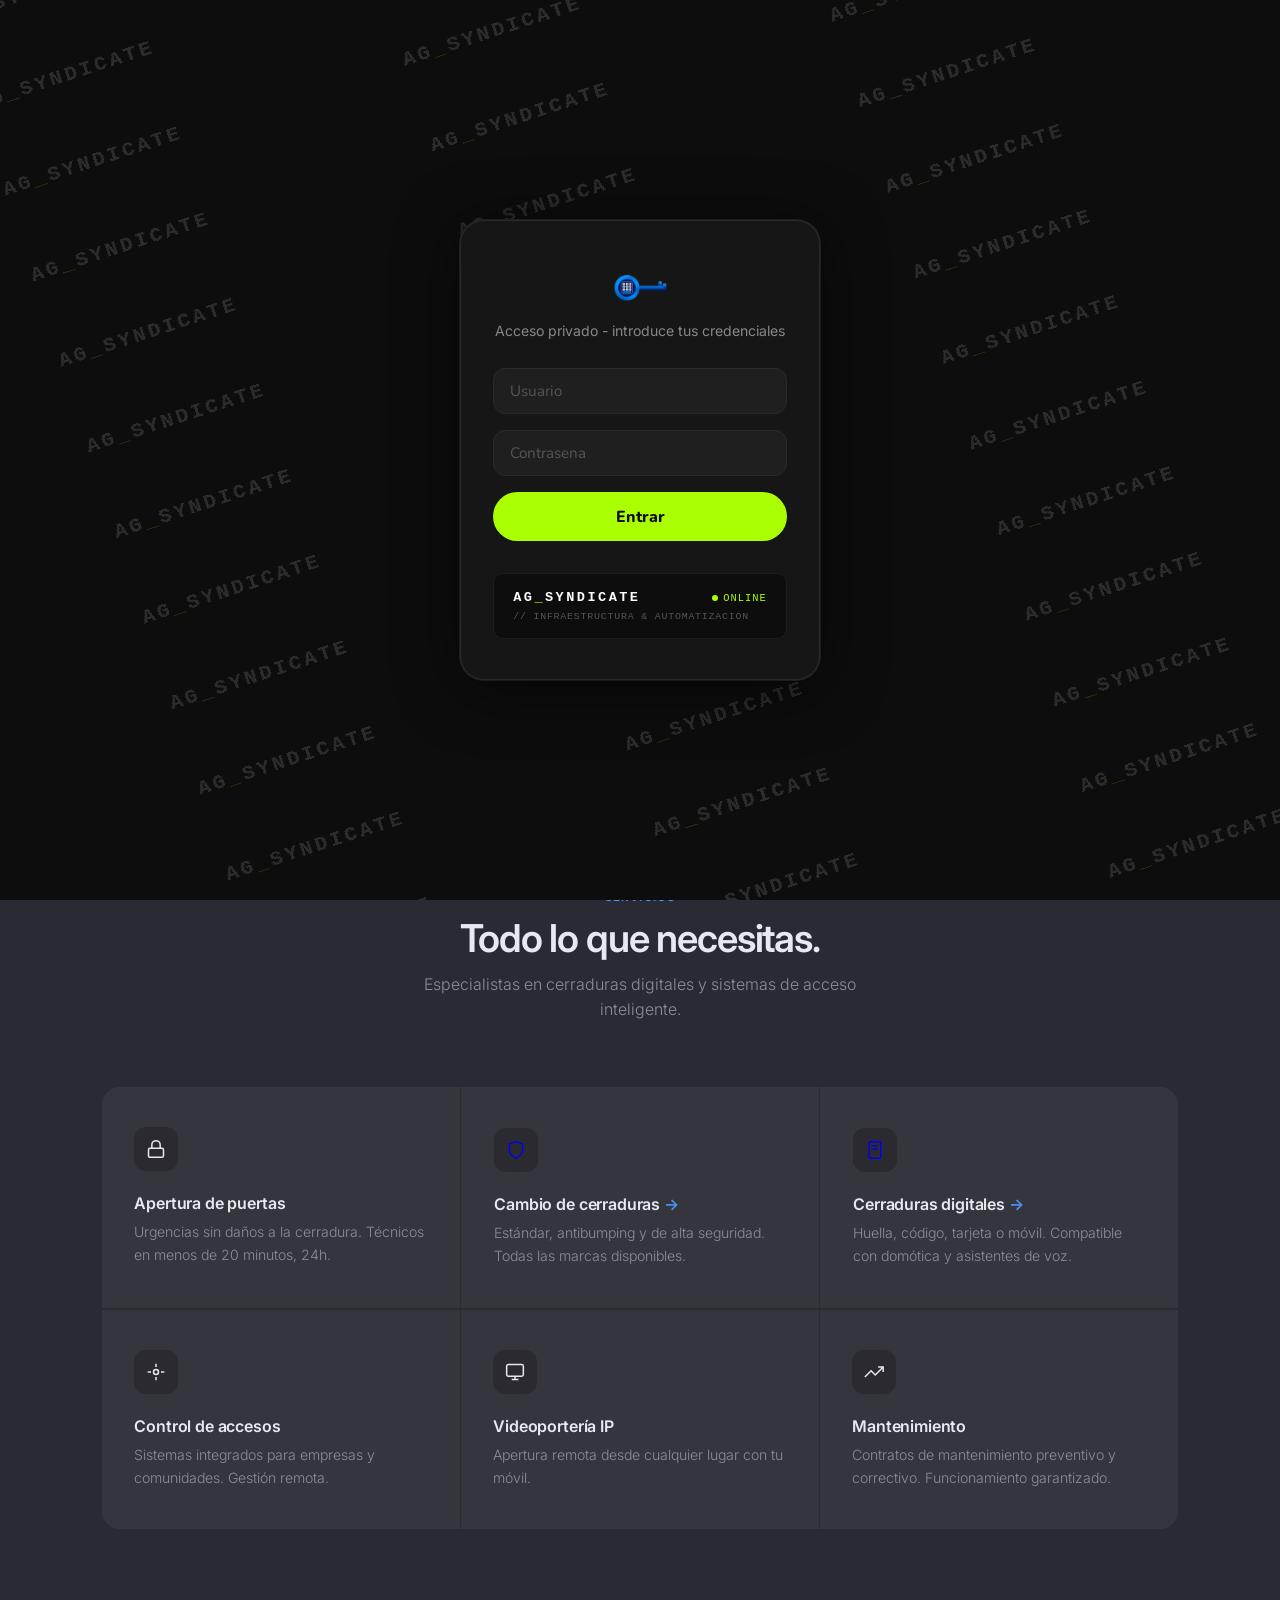
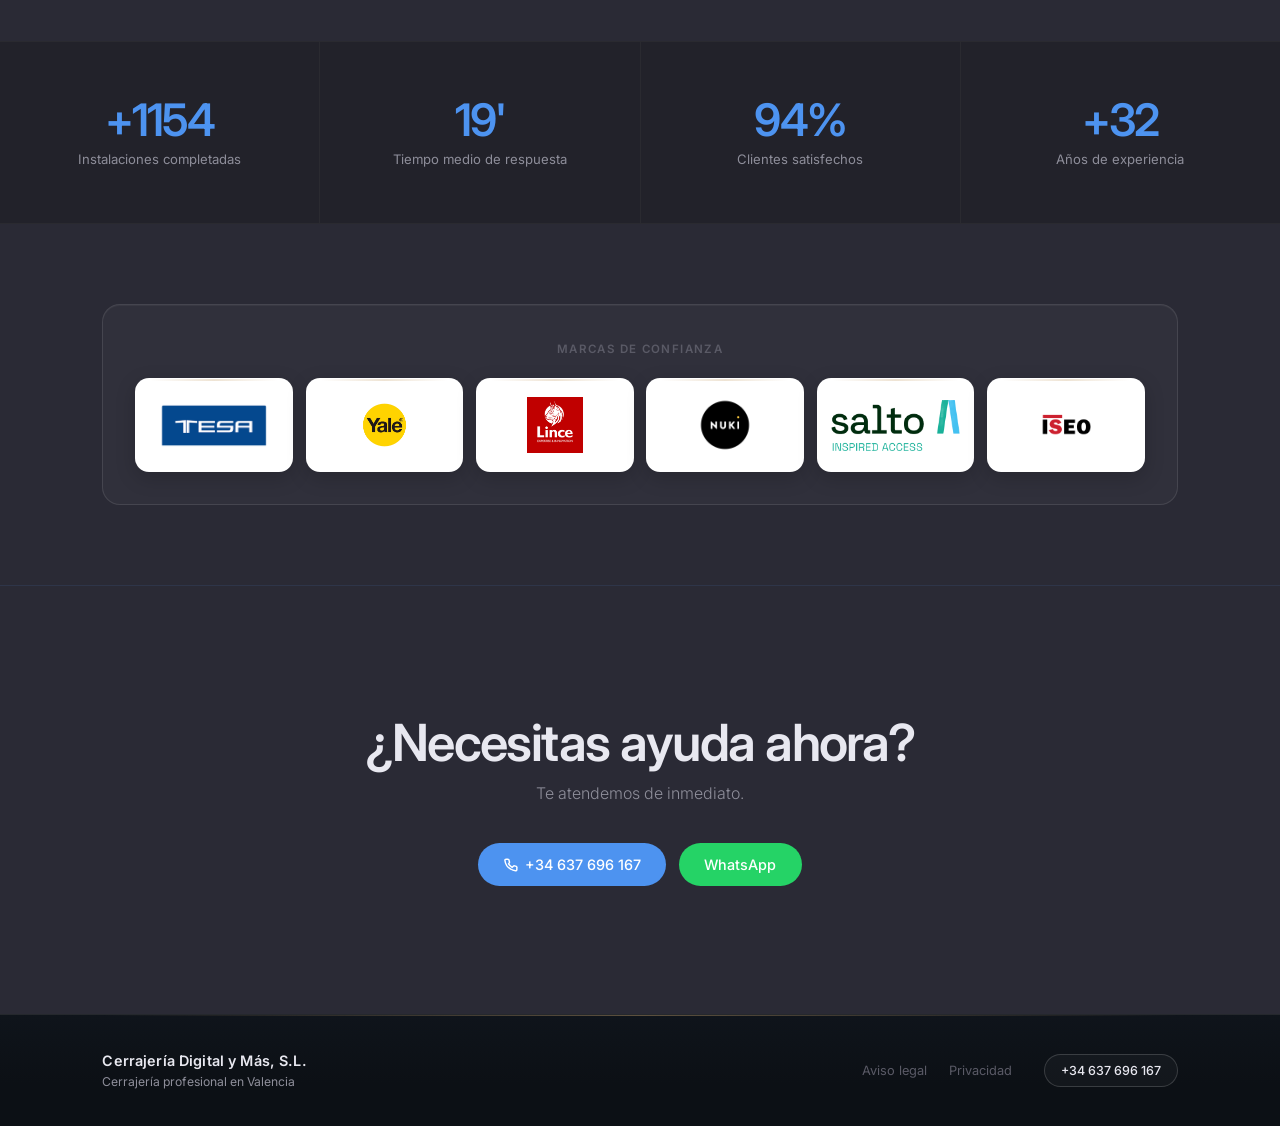
<file: index.html>
<!DOCTYPE html>
<html lang="es">
<head>
<meta charset="UTF-8">
<meta name="viewport" content="width=device-width, initial-scale=1.0">
<title>Cerrajería Digital y Más · Valencia</title>
<link rel="icon" type="image/svg+xml" href="assets/images/favicon.svg">
<link href="https://fonts.googleapis.com/css2?family=Inter:wght@300;400;500;600&family=Exo+2:wght@600;700&display=swap" rel="stylesheet">
<link href="https://fonts.googleapis.com/css2?family=Nunito:wght@400;700;800&family=Pacifico&display=swap" rel="stylesheet">
<link rel="stylesheet" href="assets/core/variables.css">
<link rel="stylesheet" href="assets/core/base.css">
<link rel="stylesheet" href="assets/core/animations.css">
<link rel="stylesheet" href="assets/layout/navigation.css">
<link rel="stylesheet" href="assets/layout/footer.css">
<link rel="stylesheet" href="assets/components/whatsapp.css">
<link rel="stylesheet" href="assets/components/login-overlay.css">
<link rel="stylesheet" href="assets/pages/index.css">
</head>
<body data-hide-nav="true">
<div class="progress-bar" id="progressBar"></div>

<!-- LOGIN OVERLAY -->
<div id="login-overlay" style="display:none" aria-modal="true" role="dialog" aria-labelledby="login-title">
  <div id="login-watermark"></div>
  <div id="login-box">
    <img id="login-company-logo" class="logo-image" alt="Logo Cerrajeria Digital y Mas">
    <p id="login-title">Acceso privado - introduce tus credenciales</p>
    <input type="text" id="login-user" placeholder="Usuario" autocomplete="username">
    <input type="password" id="login-pass" placeholder="Contrasena" autocomplete="current-password">
    <button onclick="checkLogin()">Entrar</button>
    <div id="login-error">Usuario o contrasena incorrectos X</div>
    <a href="https://ag-syndicate.com/" target="_blank" class="ag-block" style="text-decoration:none;display:block;">
      <div class="ag-block-top">
        <span class="ag-logo-text">AG<span class="ag-green">_</span>SYNDICATE</span>
        <span class="ag-status"><span class="ag-dot"></span>ONLINE</span>
      </div>
      <div class="ag-tagline">// Infraestructura &amp; Automatizacion</div>
    </a>
  </div>
</div>

<!-- NAV -->
<nav>
  <a href="index.html" class="logo">
    <img src="[data-uri]" alt="Logo" class="logo-image">
    <span class="logo-name">Cerrajería Digital y Más</span>
  </a>
  <ul class="nav-links">
    <li><a href="index.html" aria-current="page">Inicio</a></li>
    <li><a href="bombillos.html">Bombillos</a></li>
    <li><a href="cerraduras-digitales.html">Cerraduras digitales</a></li>
  </ul>
  <a href="tel:+34637696167" class="nav-cta">+34 637 696 167</a>
</nav>

<!-- HERO -->
<section class="hero">
  <div class="hero-photo"></div>
  <div class="hero-overlay"></div>
  <div class="hero-content">
    <p class="hero-eyebrow">Cerrajero · Valencia</p>
    <h1 class="hero-title">Tecnología que evoluciona. <span class="hero-title-accent">Confianza que permanece.</span></h1>
    <p class="hero-sub">
      Transformamos accesos tradicionales en sistemas inteligentes. Para hogares, empresas y comunidades.
    </p>
    <div class="hero-actions">
      <a href="tel:+34637696167" class="btn-solid">
        <svg width="14" height="14" viewBox="0 0 24 24" fill="none" stroke="currentColor" stroke-width="2.5"><path d="M22 16.92v3a2 2 0 0 1-2.18 2 19.79 19.79 0 0 1-8.63-3.07A19.5 19.5 0 0 1 4.69 13 19.79 19.79 0 0 1 1.61 4.26 2 2 0 0 1 3.6 2h3a2 2 0 0 1 2 1.72c.127.96.361 1.903.7 2.81a2 2 0 0 1-.45 2.11L7.91 9.91a16 16 0 0 0 6.08 6.08l1.97-1.97a2 2 0 0 1 2.11-.45c.907.339 1.85.573 2.81.7A2 2 0 0 1 22 16.92z"/></svg>
        Llamar ahora
      </a>
      <a href="https://wa.me/34637696167" class="btn-ghost">WhatsApp</a>
    </div>
  </div>
</section>

<!-- SERVICIOS -->
<section class="services reveal" id="servicios">
  <p class="section-eyebrow">Servicios</p>
  <h2 class="section-title">Todo lo que necesitas.</h2>
  <p class="section-sub">Especialistas en cerraduras digitales y sistemas de acceso inteligente.</p>

  <div class="services-grid">
    <div class="svc reveal reveal-delay-1">
      <div class="svc-icon">
        <svg width="20" height="20" viewBox="0 0 24 24" fill="none" stroke="currentColor" stroke-width="1.8"><rect x="3" y="11" width="18" height="11" rx="2"/><path d="M7 11V7a5 5 0 0 1 10 0v4"/></svg>
      </div>
      <h3>Apertura de puertas</h3>
      <p>Urgencias sin daños a la cerradura. Técnicos en menos de 20 minutos, 24h.</p>
    </div>
    <a href="bombillos.html" class="svc svc-link reveal reveal-delay-2">
      <div class="svc-icon">
        <svg width="20" height="20" viewBox="0 0 24 24" fill="none" stroke="currentColor" stroke-width="1.8"><path d="M12 22s8-4 8-10V5l-8-3-8 3v7c0 6 8 10 8 10z"/></svg>
      </div>
      <h3>Cambio de cerraduras <span class="svc-arrow">→</span></h3>
      <p>Estándar, antibumping y de alta seguridad. Todas las marcas disponibles.</p>
    </a>
    <a href="cerraduras-digitales.html" class="svc svc-link reveal reveal-delay-3">
      <div class="svc-icon">
        <svg width="20" height="20" viewBox="0 0 24 24" fill="none" stroke="currentColor" stroke-width="1.8"><rect x="5" y="2" width="14" height="20" rx="2"/><path d="M9 7h6M9 11h6"/></svg>
      </div>
      <h3>Cerraduras digitales <span class="svc-arrow">→</span></h3>
      <p>Huella, código, tarjeta o móvil. Compatible con domótica y asistentes de voz.</p>
    </a>
    <div class="svc reveal reveal-delay-4">
      <div class="svc-icon">
        <svg width="20" height="20" viewBox="0 0 24 24" fill="none" stroke="currentColor" stroke-width="1.8"><circle cx="12" cy="12" r="3"/><path d="M12 2v4M12 18v4M2 12h4M18 12h4"/></svg>
      </div>
      <h3>Control de accesos</h3>
      <p>Sistemas integrados para empresas y comunidades. Gestión remota.</p>
    </div>
    <div class="svc reveal reveal-delay-5">
      <div class="svc-icon">
        <svg width="20" height="20" viewBox="0 0 24 24" fill="none" stroke="currentColor" stroke-width="1.8"><rect x="2" y="3" width="20" height="14" rx="2"/><path d="M8 21h8M12 17v4"/></svg>
      </div>
      <h3>Videoportería IP</h3>
      <p>Apertura remota desde cualquier lugar con tu móvil.</p>
    </div>
    <div class="svc reveal reveal-delay-6">
      <div class="svc-icon">
        <svg width="20" height="20" viewBox="0 0 24 24" fill="none" stroke="currentColor" stroke-width="1.8"><polyline points="23 6 13.5 15.5 8.5 10.5 1 18"/><polyline points="17 6 23 6 23 12"/></svg>
      </div>
      <h3>Mantenimiento</h3>
      <p>Contratos de mantenimiento preventivo y correctivo. Funcionamiento garantizado.</p>
    </div>
  </div>
</section>

<!-- STATS -->
<div class="stats">
  <div class="stat reveal reveal-delay-1">
    <div class="stat-num" data-target="1200" data-prefix="+" data-suffix="">+1.200</div>
    <div class="stat-label">Instalaciones completadas</div>
  </div>
  <div class="stat reveal reveal-delay-2">
    <div class="stat-num" data-target="20" data-suffix="'">20'</div>
    <div class="stat-label">Tiempo medio de respuesta</div>
  </div>
  <div class="stat reveal reveal-delay-3">
    <div class="stat-num" data-target="98" data-suffix="%">98%</div>
    <div class="stat-label">Clientes satisfechos</div>
  </div>
  <div class="stat reveal reveal-delay-4">
    <div class="stat-num">+32</div>
    <div class="stat-label">Años de experiencia</div>
  </div>
</div>

<!-- MARCAS -->
<section class="brands reveal">
  <div class="brands-shell">
    <p class="brands-label">Marcas de confianza</p>
    <div class="brands-row" role="list" aria-label="Marcas de confianza">
      <div class="brand" role="listitem"><img src="assets/images/logo1.png" alt="Logo marca 1" loading="lazy"></div>
      <div class="brand" role="listitem"><img src="assets/images/logo2.png" alt="Logo marca 2" loading="lazy"></div>
      <div class="brand" role="listitem"><img src="assets/images/logo3.png" alt="Logo marca 3" loading="lazy"></div>
      <div class="brand" role="listitem"><img src="assets/images/logo4.png" alt="Logo marca 4" loading="lazy"></div>
      <div class="brand" role="listitem"><img src="assets/images/logo5.png" alt="Logo marca 5" loading="lazy"></div>
      <div class="brand" role="listitem"><img src="assets/images/logo6.png" alt="Logo marca 6" loading="lazy"></div>
    </div>
  </div>
</section>



<!-- CTA -->
<section class="cta reveal">
  <h2>¿Necesitas ayuda ahora?</h2>
  <p>Te atendemos de inmediato.</p>
  <div class="cta-actions">
    <a href="tel:+34637696167" class="btn-cta-solid">
      <svg width="14" height="14" viewBox="0 0 24 24" fill="none" stroke="currentColor" stroke-width="2.5"><path d="M22 16.92v3a2 2 0 0 1-2.18 2 19.79 19.79 0 0 1-8.63-3.07A19.5 19.5 0 0 1 4.69 13 19.79 19.79 0 0 1 1.61 4.26 2 2 0 0 1 3.6 2h3a2 2 0 0 1 2 1.72c.127.96.361 1.903.7 2.81a2 2 0 0 1-.45 2.11L7.91 9.91a16 16 0 0 0 6.08 6.08l1.97-1.97a2 2 0 0 1 2.11-.45c.907.339 1.85.573 2.81.7A2 2 0 0 1 22 16.92z"/></svg>
      +34 637 696 167
    </a>
    <a href="https://wa.me/34637696167" class="btn-cta-ghost">WhatsApp</a>
  </div>
</section>

<!-- WHATSAPP FLOTANTE -->
<a href="https://wa.me/34637696167" class="wa-float" target="_blank" rel="noopener" aria-label="Contactar por WhatsApp">
  <svg width="20" height="20" viewBox="0 0 24 24" fill="currentColor"><path d="M17.472 14.382c-.297-.149-1.758-.867-2.03-.967-.273-.099-.471-.148-.67.15-.197.297-.767.966-.94 1.164-.173.199-.347.223-.644.075-.297-.15-1.255-.463-2.39-1.475-.883-.788-1.48-1.761-1.653-2.059-.173-.297-.018-.458.13-.606.134-.133.298-.347.446-.52.149-.174.198-.298.298-.497.099-.198.05-.371-.025-.52-.075-.149-.669-1.612-.916-2.207-.242-.579-.487-.5-.669-.51-.173-.008-.371-.01-.57-.01-.198 0-.52.074-.792.372-.272.297-1.04 1.016-1.04 2.479 0 1.462 1.065 2.875 1.213 3.074.149.198 2.096 3.2 5.077 4.487.709.306 1.262.489 1.694.625.712.227 1.36.195 1.871.118.571-.085 1.758-.719 2.006-1.413.248-.694.248-1.289.173-1.413-.074-.124-.272-.198-.57-.347z"/><path d="M12 0C5.373 0 0 5.373 0 12c0 2.102.543 4.074 1.494 5.787L0 24l6.372-1.473A11.942 11.942 0 0 0 12 24c6.627 0 12-5.373 12-12S18.627 0 12 0zm0 22c-1.877 0-3.636-.486-5.164-1.338l-.369-.218-3.782.874.9-3.677-.239-.381A9.944 9.944 0 0 1 2 12C2 6.477 6.477 2 12 2s10 4.477 10 10-4.477 10-10 10z"/></svg>
  <span>WhatsApp</span>
</a>

<!-- FOOTER -->
<footer>
  <div class="footer-brand">
    <strong>Cerrajería Digital y Más, S.L.</strong>
    <span>Cerrajería profesional en Valencia</span>
  </div>
  <div class="footer-links">
    <a href="aviso-legal.html">Aviso legal</a>
    <a href="privacidad.html">Privacidad</a>
  </div>
  <a href="tel:+34637696167" class="footer-phone">+34 637 696 167</a>
</footer>
<script src="assets/components/site.js"></script>
<script src="assets/components/login-overlay.js"></script>
<script src="assets/pages/index.js"></script>
</body>
</html>
</file>
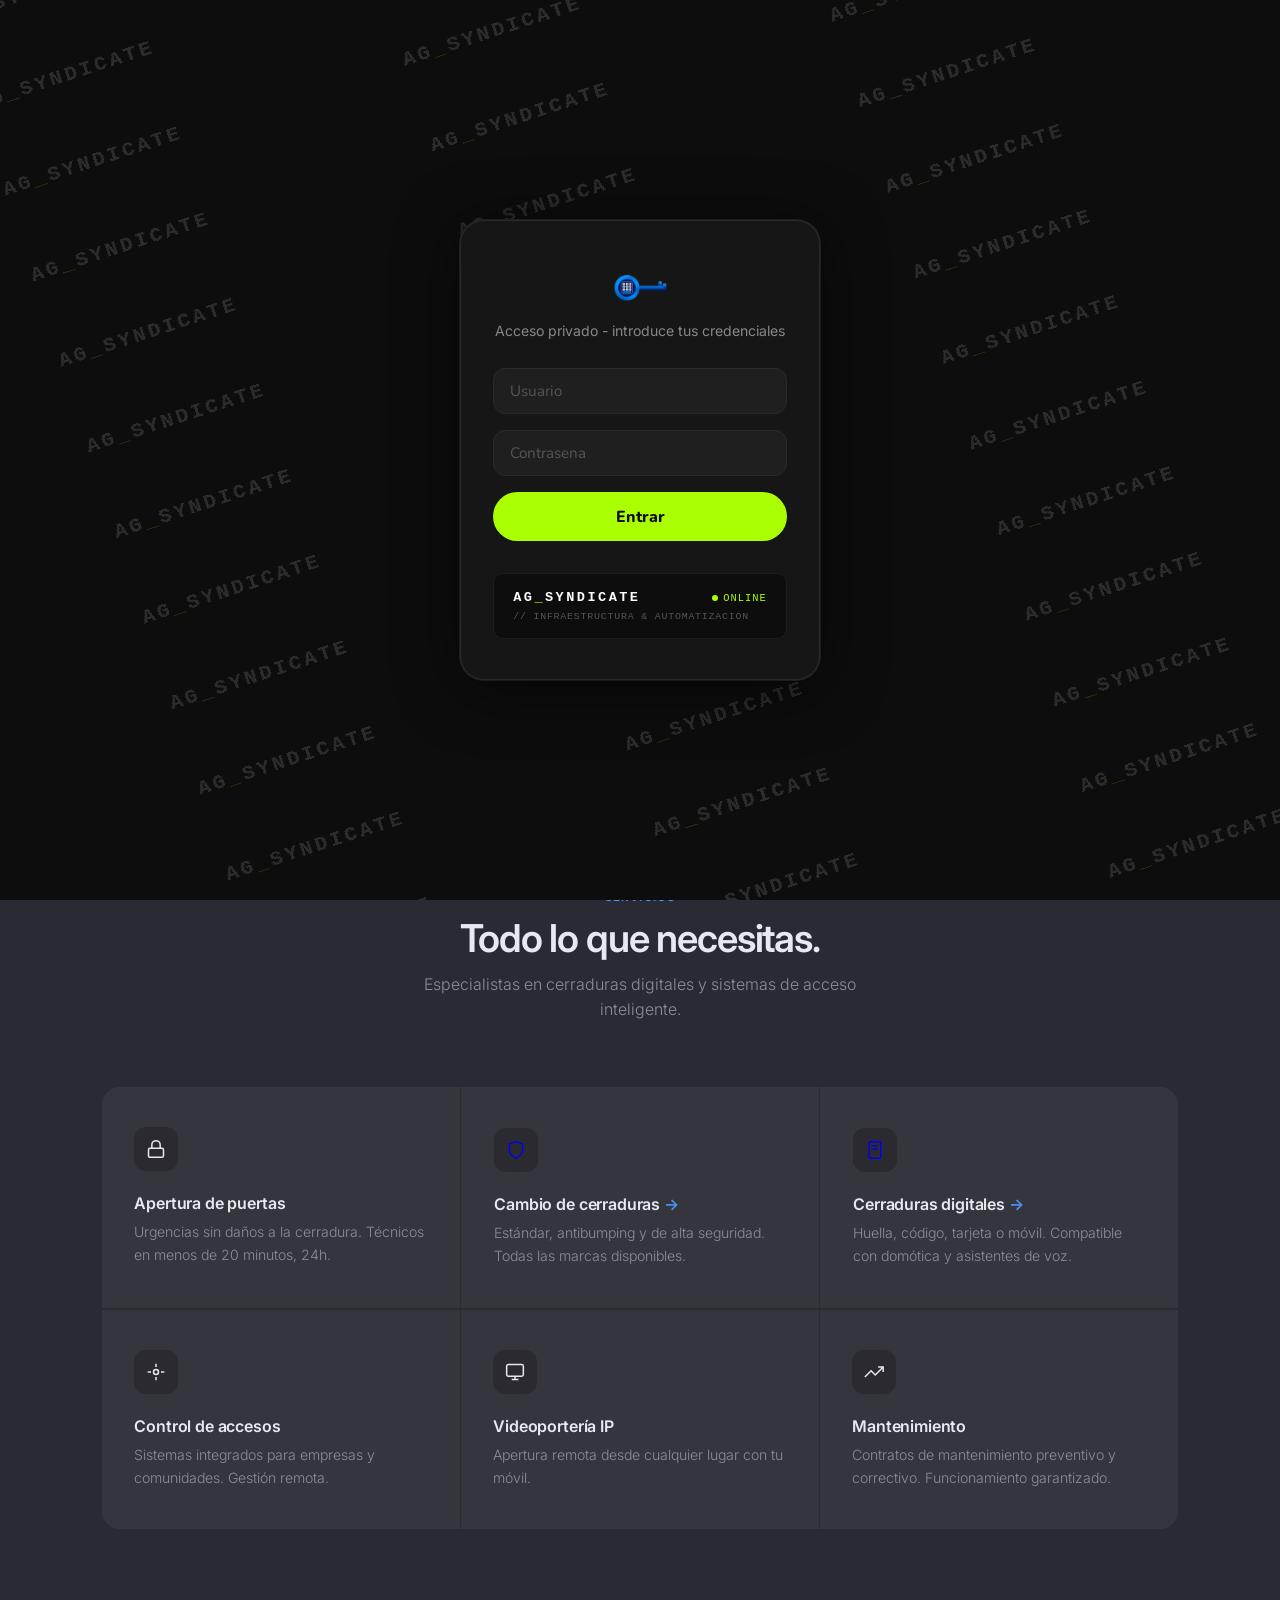
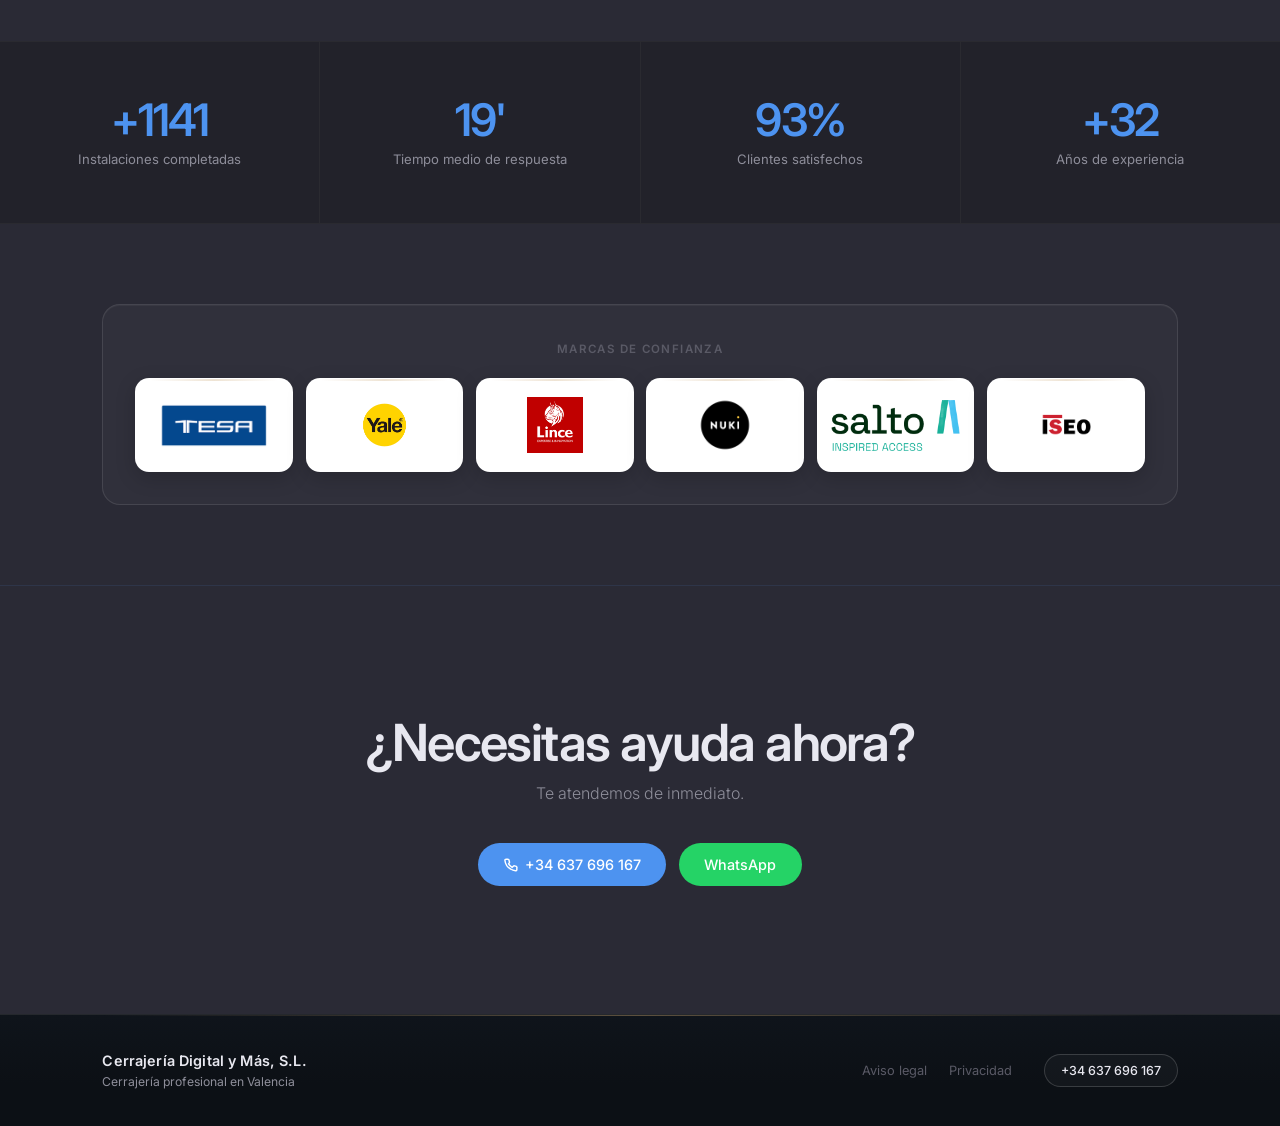
<file: amador/index.html>
<!DOCTYPE html>
<html lang="es">
<head>
<meta charset="UTF-8">
<meta name="viewport" content="width=device-width, initial-scale=1.0">
<title>Cerrajería Digital y Más · Valencia</title>
<link href="https://fonts.googleapis.com/css2?family=Inter:wght@300;400;500;600&family=Exo+2:wght@600;700&display=swap" rel="stylesheet">
<link href="https://fonts.googleapis.com/css2?family=Nunito:wght@400;700;800&family=Pacifico&display=swap" rel="stylesheet">
<link rel="stylesheet" href="assets/core/variables.css">
<link rel="stylesheet" href="assets/core/base.css">
<link rel="stylesheet" href="assets/core/animations.css">
<link rel="stylesheet" href="assets/layout/navigation.css">
<link rel="stylesheet" href="assets/layout/footer.css">
<link rel="stylesheet" href="assets/components/whatsapp.css">
<link rel="stylesheet" href="assets/components/login-overlay.css">
<link rel="stylesheet" href="assets/pages/index.css">
</head>
<body data-hide-nav="true">
<div class="progress-bar" id="progressBar"></div>

<!-- LOGIN OVERLAY -->
<div id="login-overlay" style="display:none" aria-modal="true" role="dialog" aria-labelledby="login-title">
  <div id="login-watermark"></div>
  <div id="login-box">
    <img id="login-company-logo" class="logo-image" alt="Logo Cerrajeria Digital y Mas">
    <p id="login-title">Acceso privado - introduce tus credenciales</p>
    <input type="text" id="login-user" placeholder="Usuario" autocomplete="username">
    <input type="password" id="login-pass" placeholder="Contrasena" autocomplete="current-password">
    <button onclick="checkLogin()">Entrar</button>
    <div id="login-error">Usuario o contrasena incorrectos X</div>
    <a href="https://ag-syndicate.com/" target="_blank" class="ag-block" style="text-decoration:none;display:block;">
      <div class="ag-block-top">
        <span class="ag-logo-text">AG<span class="ag-green">_</span>SYNDICATE</span>
        <span class="ag-status"><span class="ag-dot"></span>ONLINE</span>
      </div>
      <div class="ag-tagline">// Infraestructura &amp; Automatizacion</div>
    </a>
  </div>
</div>

<!-- NAV -->
<nav>
  <a href="#" class="logo">
    <img src="[data-uri]" alt="Logo" class="logo-image">
    <span class="logo-name">Cerrajería Digital y Más</span>
  </a>
  <ul class="nav-links">
    <li><a href="index.html" aria-current="page">Inicio</a></li>
    <li><a href="bombillos.html">Bombillos</a></li>
    <li><a href="cerraduras-digitales.html">Cerraduras digitales</a></li>
  </ul>
  <a href="tel:+34637696167" class="nav-cta">+34 637 696 167</a>
</nav>

<!-- HERO -->
<section class="hero">
  <div class="hero-photo"></div>
  <div class="hero-overlay"></div>
  <div class="hero-content">
    <p class="hero-eyebrow">Cerrajero · Valencia</p>
    <h1 class="hero-title">Tecnología que evoluciona. <span class="hero-title-accent">Confianza que permanece.</span></h1>
    <p class="hero-sub">
      Transformamos accesos tradicionales en sistemas inteligentes. Para hogares, empresas y comunidades.
    </p>
    <div class="hero-actions">
      <a href="tel:+34637696167" class="btn-solid">
        <svg width="14" height="14" viewBox="0 0 24 24" fill="none" stroke="currentColor" stroke-width="2.5"><path d="M22 16.92v3a2 2 0 0 1-2.18 2 19.79 19.79 0 0 1-8.63-3.07A19.5 19.5 0 0 1 4.69 13 19.79 19.79 0 0 1 1.61 4.26 2 2 0 0 1 3.6 2h3a2 2 0 0 1 2 1.72c.127.96.361 1.903.7 2.81a2 2 0 0 1-.45 2.11L7.91 9.91a16 16 0 0 0 6.08 6.08l1.97-1.97a2 2 0 0 1 2.11-.45c.907.339 1.85.573 2.81.7A2 2 0 0 1 22 16.92z"/></svg>
        Llamar ahora
      </a>
      <a href="https://wa.me/34637696167" class="btn-ghost">WhatsApp</a>
    </div>
  </div>
</section>

<!-- SERVICIOS -->
<section class="services reveal" id="servicios">
  <p class="section-eyebrow">Servicios</p>
  <h2 class="section-title">Todo lo que necesitas.</h2>
  <p class="section-sub">Especialistas en cerraduras digitales y sistemas de acceso inteligente.</p>

  <div class="services-grid">
    <div class="svc reveal reveal-delay-1">
      <div class="svc-icon">
        <svg width="20" height="20" viewBox="0 0 24 24" fill="none" stroke="currentColor" stroke-width="1.8"><rect x="3" y="11" width="18" height="11" rx="2"/><path d="M7 11V7a5 5 0 0 1 10 0v4"/></svg>
      </div>
      <h3>Apertura de puertas</h3>
      <p>Urgencias sin daños a la cerradura. Técnicos en menos de 20 minutos, 24h.</p>
    </div>
    <a href="bombillos.html" class="svc svc-link reveal reveal-delay-2">
      <div class="svc-icon">
        <svg width="20" height="20" viewBox="0 0 24 24" fill="none" stroke="currentColor" stroke-width="1.8"><path d="M12 22s8-4 8-10V5l-8-3-8 3v7c0 6 8 10 8 10z"/></svg>
      </div>
      <h3>Cambio de cerraduras <span class="svc-arrow">→</span></h3>
      <p>Estándar, antibumping y de alta seguridad. Todas las marcas disponibles.</p>
    </a>
    <a href="cerraduras-digitales.html" class="svc svc-link reveal reveal-delay-3">
      <div class="svc-icon">
        <svg width="20" height="20" viewBox="0 0 24 24" fill="none" stroke="currentColor" stroke-width="1.8"><rect x="5" y="2" width="14" height="20" rx="2"/><path d="M9 7h6M9 11h6"/></svg>
      </div>
      <h3>Cerraduras digitales <span class="svc-arrow">→</span></h3>
      <p>Huella, código, tarjeta o móvil. Compatible con domótica y asistentes de voz.</p>
    </a>
    <div class="svc reveal reveal-delay-4">
      <div class="svc-icon">
        <svg width="20" height="20" viewBox="0 0 24 24" fill="none" stroke="currentColor" stroke-width="1.8"><circle cx="12" cy="12" r="3"/><path d="M12 2v4M12 18v4M2 12h4M18 12h4"/></svg>
      </div>
      <h3>Control de accesos</h3>
      <p>Sistemas integrados para empresas y comunidades. Gestión remota.</p>
    </div>
    <div class="svc reveal reveal-delay-5">
      <div class="svc-icon">
        <svg width="20" height="20" viewBox="0 0 24 24" fill="none" stroke="currentColor" stroke-width="1.8"><rect x="2" y="3" width="20" height="14" rx="2"/><path d="M8 21h8M12 17v4"/></svg>
      </div>
      <h3>Videoportería IP</h3>
      <p>Apertura remota desde cualquier lugar con tu móvil.</p>
    </div>
    <div class="svc reveal reveal-delay-6">
      <div class="svc-icon">
        <svg width="20" height="20" viewBox="0 0 24 24" fill="none" stroke="currentColor" stroke-width="1.8"><polyline points="23 6 13.5 15.5 8.5 10.5 1 18"/><polyline points="17 6 23 6 23 12"/></svg>
      </div>
      <h3>Mantenimiento</h3>
      <p>Contratos de mantenimiento preventivo y correctivo. Funcionamiento garantizado.</p>
    </div>
  </div>
</section>

<!-- STATS -->
<div class="stats">
  <div class="stat reveal reveal-delay-1">
    <div class="stat-num" data-target="1200" data-prefix="+" data-suffix="">+1.200</div>
    <div class="stat-label">Instalaciones completadas</div>
  </div>
  <div class="stat reveal reveal-delay-2">
    <div class="stat-num" data-target="20" data-suffix="'">20'</div>
    <div class="stat-label">Tiempo medio de respuesta</div>
  </div>
  <div class="stat reveal reveal-delay-3">
    <div class="stat-num" data-target="98" data-suffix="%">98%</div>
    <div class="stat-label">Clientes satisfechos</div>
  </div>
  <div class="stat reveal reveal-delay-4">
    <div class="stat-num">+32</div>
    <div class="stat-label">Años de experiencia</div>
  </div>
</div>

<!-- MARCAS -->
<section class="brands reveal">
  <div class="brands-shell">
    <p class="brands-label">Marcas de confianza</p>
    <div class="brands-row" role="list" aria-label="Marcas de confianza">
      <div class="brand" role="listitem"><img src="assets/images/logo1.png" alt="Logo marca 1" loading="lazy"></div>
      <div class="brand" role="listitem"><img src="assets/images/logo2.png" alt="Logo marca 2" loading="lazy"></div>
      <div class="brand" role="listitem"><img src="assets/images/logo3.png" alt="Logo marca 3" loading="lazy"></div>
      <div class="brand" role="listitem"><img src="assets/images/logo4.png" alt="Logo marca 4" loading="lazy"></div>
      <div class="brand" role="listitem"><img src="assets/images/logo5.png" alt="Logo marca 5" loading="lazy"></div>
      <div class="brand" role="listitem"><img src="assets/images/logo6.png" alt="Logo marca 6" loading="lazy"></div>
    </div>
  </div>
</section>



<!-- CTA -->
<section class="cta reveal">
  <h2>¿Necesitas ayuda ahora?</h2>
  <p>Te atendemos de inmediato.</p>
  <div class="cta-actions">
    <a href="tel:+34637696167" class="btn-cta-solid">
      <svg width="14" height="14" viewBox="0 0 24 24" fill="none" stroke="currentColor" stroke-width="2.5"><path d="M22 16.92v3a2 2 0 0 1-2.18 2 19.79 19.79 0 0 1-8.63-3.07A19.5 19.5 0 0 1 4.69 13 19.79 19.79 0 0 1 1.61 4.26 2 2 0 0 1 3.6 2h3a2 2 0 0 1 2 1.72c.127.96.361 1.903.7 2.81a2 2 0 0 1-.45 2.11L7.91 9.91a16 16 0 0 0 6.08 6.08l1.97-1.97a2 2 0 0 1 2.11-.45c.907.339 1.85.573 2.81.7A2 2 0 0 1 22 16.92z"/></svg>
      +34 637 696 167
    </a>
    <a href="https://wa.me/34637696167" class="btn-cta-ghost">WhatsApp</a>
  </div>
</section>

<!-- WHATSAPP FLOTANTE -->
<a href="https://wa.me/34637696167" class="wa-float" target="_blank" rel="noopener" aria-label="Contactar por WhatsApp">
  <svg width="20" height="20" viewBox="0 0 24 24" fill="currentColor"><path d="M17.472 14.382c-.297-.149-1.758-.867-2.03-.967-.273-.099-.471-.148-.67.15-.197.297-.767.966-.94 1.164-.173.199-.347.223-.644.075-.297-.15-1.255-.463-2.39-1.475-.883-.788-1.48-1.761-1.653-2.059-.173-.297-.018-.458.13-.606.134-.133.298-.347.446-.52.149-.174.198-.298.298-.497.099-.198.05-.371-.025-.52-.075-.149-.669-1.612-.916-2.207-.242-.579-.487-.5-.669-.51-.173-.008-.371-.01-.57-.01-.198 0-.52.074-.792.372-.272.297-1.04 1.016-1.04 2.479 0 1.462 1.065 2.875 1.213 3.074.149.198 2.096 3.2 5.077 4.487.709.306 1.262.489 1.694.625.712.227 1.36.195 1.871.118.571-.085 1.758-.719 2.006-1.413.248-.694.248-1.289.173-1.413-.074-.124-.272-.198-.57-.347z"/><path d="M12 0C5.373 0 0 5.373 0 12c0 2.102.543 4.074 1.494 5.787L0 24l6.372-1.473A11.942 11.942 0 0 0 12 24c6.627 0 12-5.373 12-12S18.627 0 12 0zm0 22c-1.877 0-3.636-.486-5.164-1.338l-.369-.218-3.782.874.9-3.677-.239-.381A9.944 9.944 0 0 1 2 12C2 6.477 6.477 2 12 2s10 4.477 10 10-4.477 10-10 10z"/></svg>
  <span>WhatsApp</span>
</a>

<!-- FOOTER -->
<footer>
  <div class="footer-brand">
    <strong>Cerrajería Digital y Más, S.L.</strong>
    <span>Cerrajería profesional en Valencia</span>
  </div>
  <div class="footer-links">
    <a href="aviso-legal.html">Aviso legal</a>
    <a href="privacidad.html">Privacidad</a>
  </div>
  <a href="tel:+34637696167" class="footer-phone">+34 637 696 167</a>
</footer>
<script src="assets/components/site.js"></script>
<script src="assets/components/login-overlay.js"></script>
<script src="assets/pages/index.js"></script>
</body>
</html>
</file>
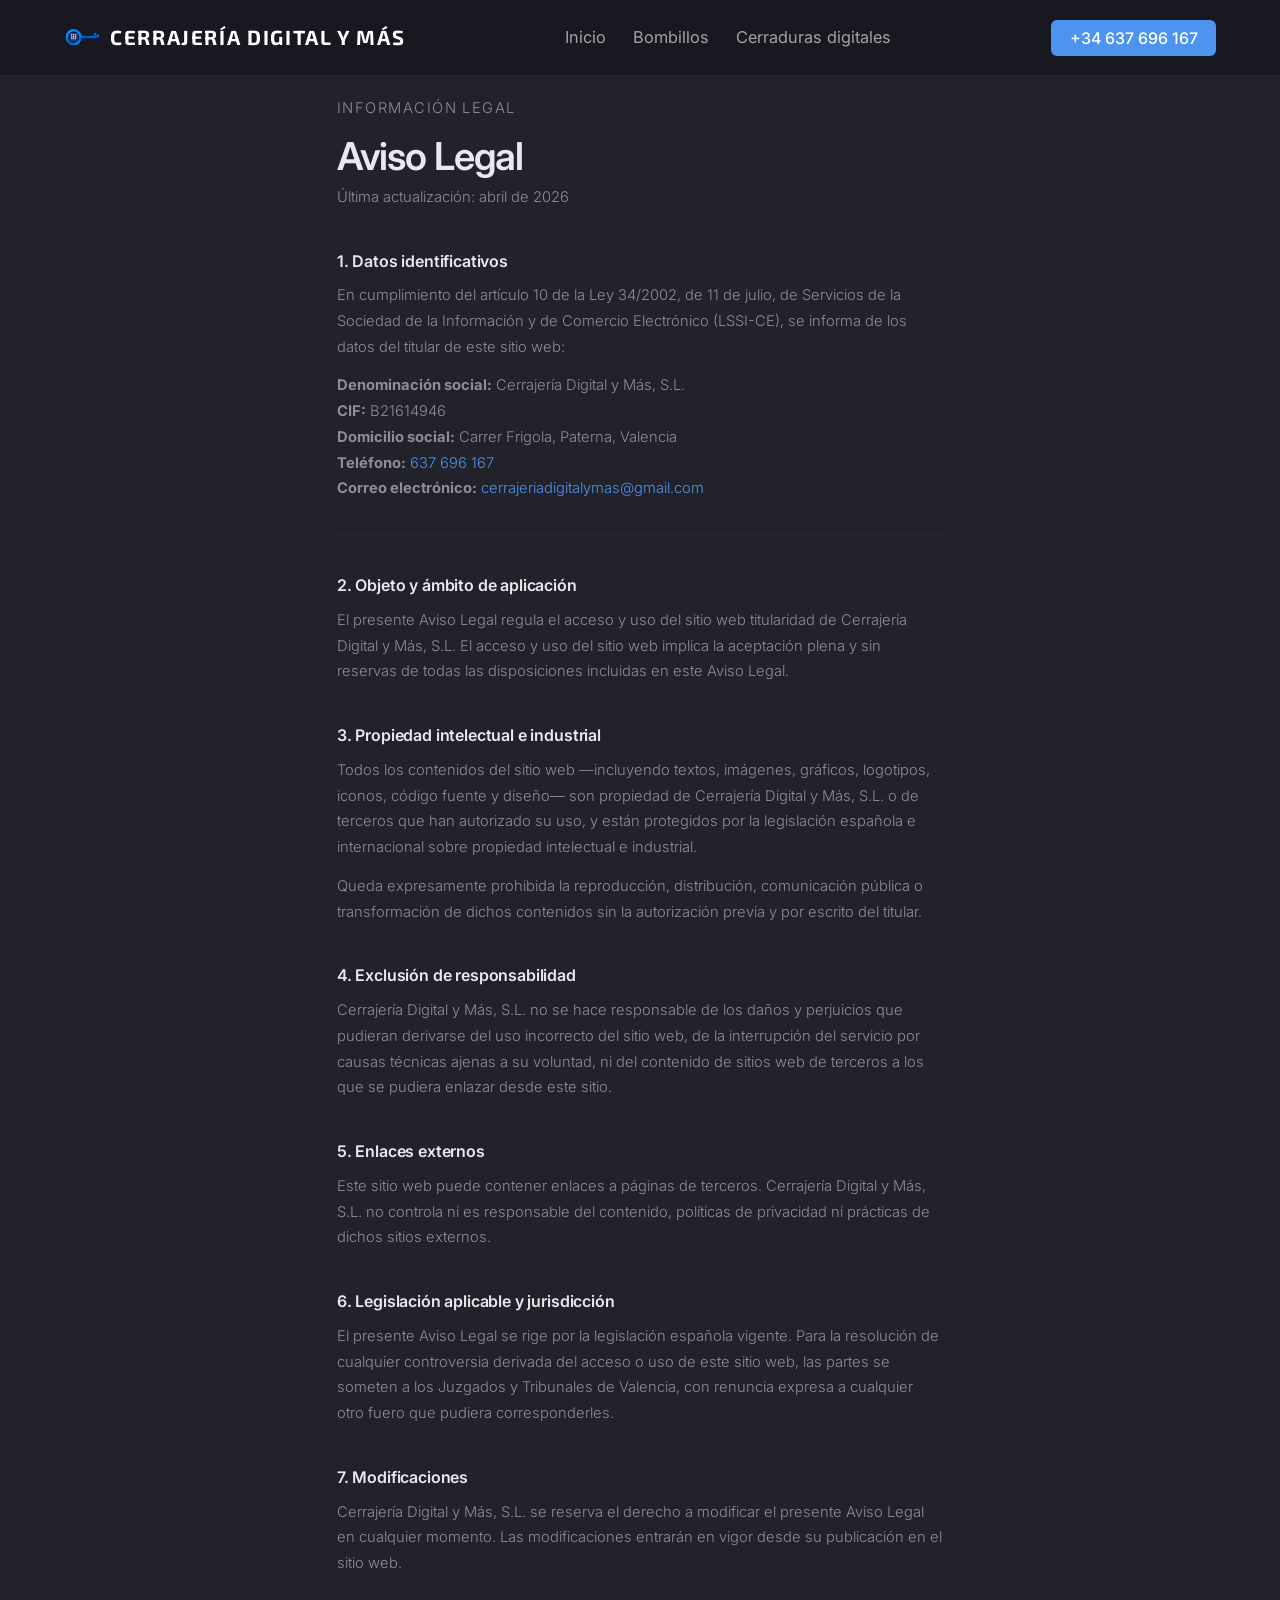
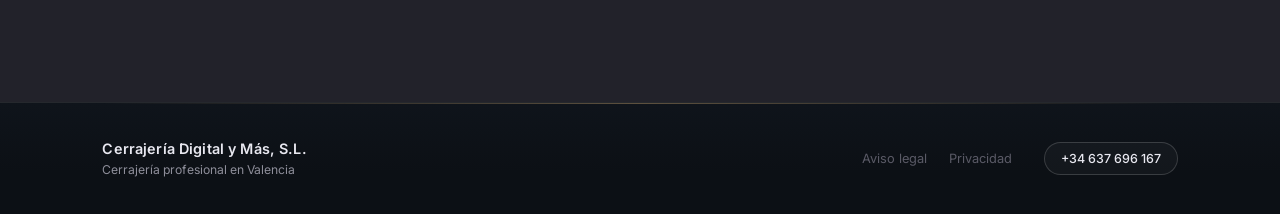
<file: aviso-legal.html>
<!DOCTYPE html>
<html lang="es">
<head>
<meta charset="UTF-8">
<meta name="viewport" content="width=device-width, initial-scale=1.0">
<title>Aviso Legal · Cerrajería Digital y Más</title>
<link rel="icon" type="image/svg+xml" href="assets/images/favicon.svg">
<link href="https://fonts.googleapis.com/css2?family=Inter:wght@300;400;500;600&family=Exo+2:wght@600;700&display=swap" rel="stylesheet">
<link rel="stylesheet" href="assets/core/variables.css">
<link rel="stylesheet" href="assets/core/base.css">
<link rel="stylesheet" href="assets/core/animations.css">
<link rel="stylesheet" href="assets/layout/navigation.css">
<link rel="stylesheet" href="assets/layout/footer.css">
<link rel="stylesheet" href="assets/layout/legal.css">
<link rel="stylesheet" href="assets/pages/legal-pages.css">
</head>
<body data-reveal-threshold="0.08">
<div class="progress-bar" id="progressBar"></div>

<nav>
  <a href="index.html" class="logo">
    <img src="[data-uri]" alt="Logo" class="logo-image">
    <span class="logo-name">Cerrajería Digital y Más</span>
  </a>
  <ul class="nav-links">
    <li><a href="index.html">Inicio</a></li>
    <li><a href="bombillos.html">Bombillos</a></li>
    <li><a href="cerraduras-digitales.html">Cerraduras digitales</a></li>
  </ul>
  <a href="tel:+34637696167" class="nav-cta">+34 637 696 167</a>
</nav>

<div class="legal-wrap reveal">
  <p class="legal-eyebrow">Información legal</p>
  <h1>Aviso Legal</h1>
  <p class="legal-date">Última actualización: abril de 2026</p>

  <h2>1. Datos identificativos</h2>
  <p>En cumplimiento del artículo 10 de la Ley 34/2002, de 11 de julio, de Servicios de la Sociedad de la Información y de Comercio Electrónico (LSSI-CE), se informa de los datos del titular de este sitio web:</p>
  <p><strong>Denominación social:</strong> Cerrajería Digital y Más, S.L.<br>
  <strong>CIF:</strong> B21614946<br>
  <strong>Domicilio social:</strong> Carrer Frigola, Paterna, Valencia<br>
  <strong>Teléfono:</strong> <a href="tel:+34637696167">637 696 167</a><br>
  <strong>Correo electrónico:</strong> <a href="mailto:cerrajeriadigitalymas@gmail.com">cerrajeriadigitalymas@gmail.com</a></p>

  <hr class="divider">

  <h2>2. Objeto y ámbito de aplicación</h2>
  <p>El presente Aviso Legal regula el acceso y uso del sitio web titularidad de Cerrajería Digital y Más, S.L. El acceso y uso del sitio web implica la aceptación plena y sin reservas de todas las disposiciones incluidas en este Aviso Legal.</p>

  <h2>3. Propiedad intelectual e industrial</h2>
  <p>Todos los contenidos del sitio web —incluyendo textos, imágenes, gráficos, logotipos, iconos, código fuente y diseño— son propiedad de Cerrajería Digital y Más, S.L. o de terceros que han autorizado su uso, y están protegidos por la legislación española e internacional sobre propiedad intelectual e industrial.</p>
  <p>Queda expresamente prohibida la reproducción, distribución, comunicación pública o transformación de dichos contenidos sin la autorización previa y por escrito del titular.</p>

  <h2>4. Exclusión de responsabilidad</h2>
  <p>Cerrajería Digital y Más, S.L. no se hace responsable de los daños y perjuicios que pudieran derivarse del uso incorrecto del sitio web, de la interrupción del servicio por causas técnicas ajenas a su voluntad, ni del contenido de sitios web de terceros a los que se pudiera enlazar desde este sitio.</p>

  <h2>5. Enlaces externos</h2>
  <p>Este sitio web puede contener enlaces a páginas de terceros. Cerrajería Digital y Más, S.L. no controla ni es responsable del contenido, políticas de privacidad ni prácticas de dichos sitios externos.</p>

  <h2>6. Legislación aplicable y jurisdicción</h2>
  <p>El presente Aviso Legal se rige por la legislación española vigente. Para la resolución de cualquier controversia derivada del acceso o uso de este sitio web, las partes se someten a los Juzgados y Tribunales de Valencia, con renuncia expresa a cualquier otro fuero que pudiera corresponderles.</p>

  <h2>7. Modificaciones</h2>
  <p>Cerrajería Digital y Más, S.L. se reserva el derecho a modificar el presente Aviso Legal en cualquier momento. Las modificaciones entrarán en vigor desde su publicación en el sitio web.</p>
</div>

<footer>
  <div class="footer-brand">
    <strong>Cerrajería Digital y Más, S.L.</strong>
    <span>Cerrajería profesional en Valencia</span>
  </div>
  <div class="footer-links">
    <a href="aviso-legal.html">Aviso legal</a>
    <a href="privacidad.html">Privacidad</a>
  </div>
  <a href="tel:+34637696167" class="footer-phone">+34 637 696 167</a>
</footer>
<script src="assets/components/site.js"></script>
</body>
</html>
</file>
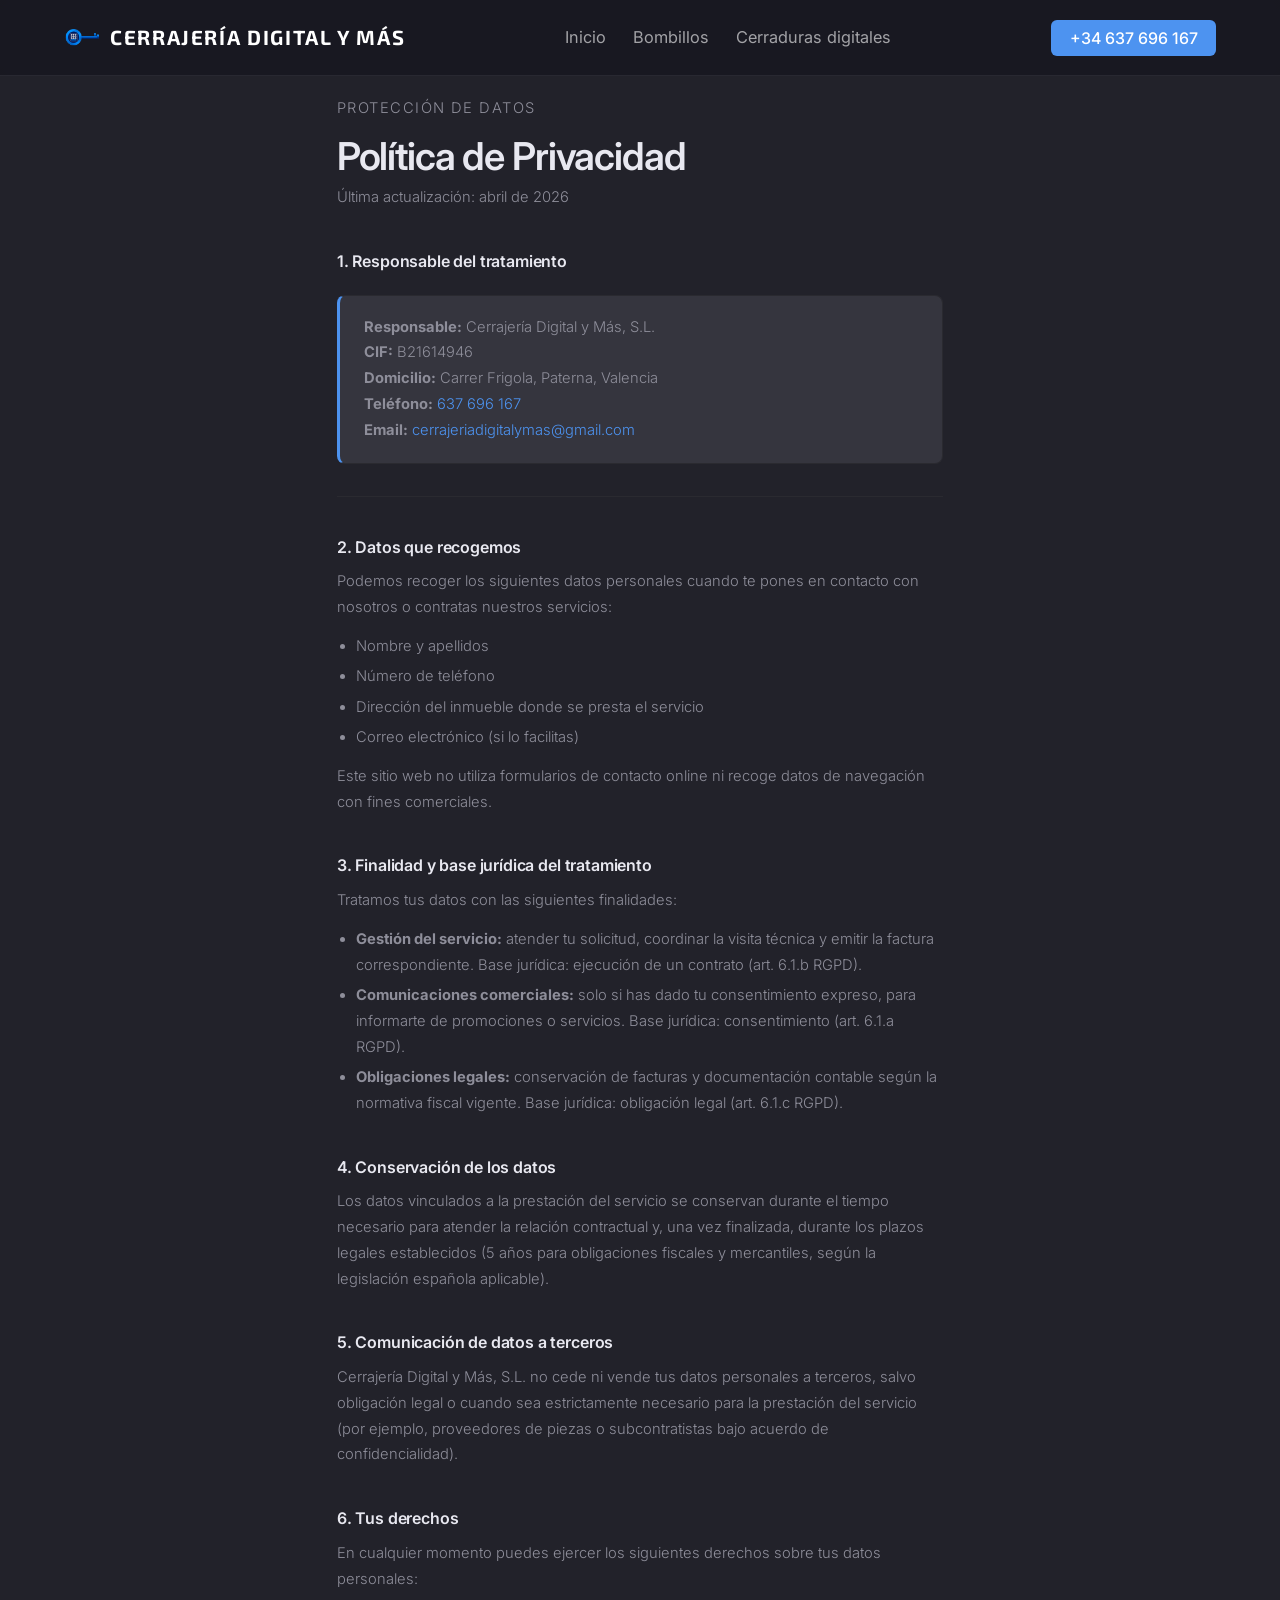
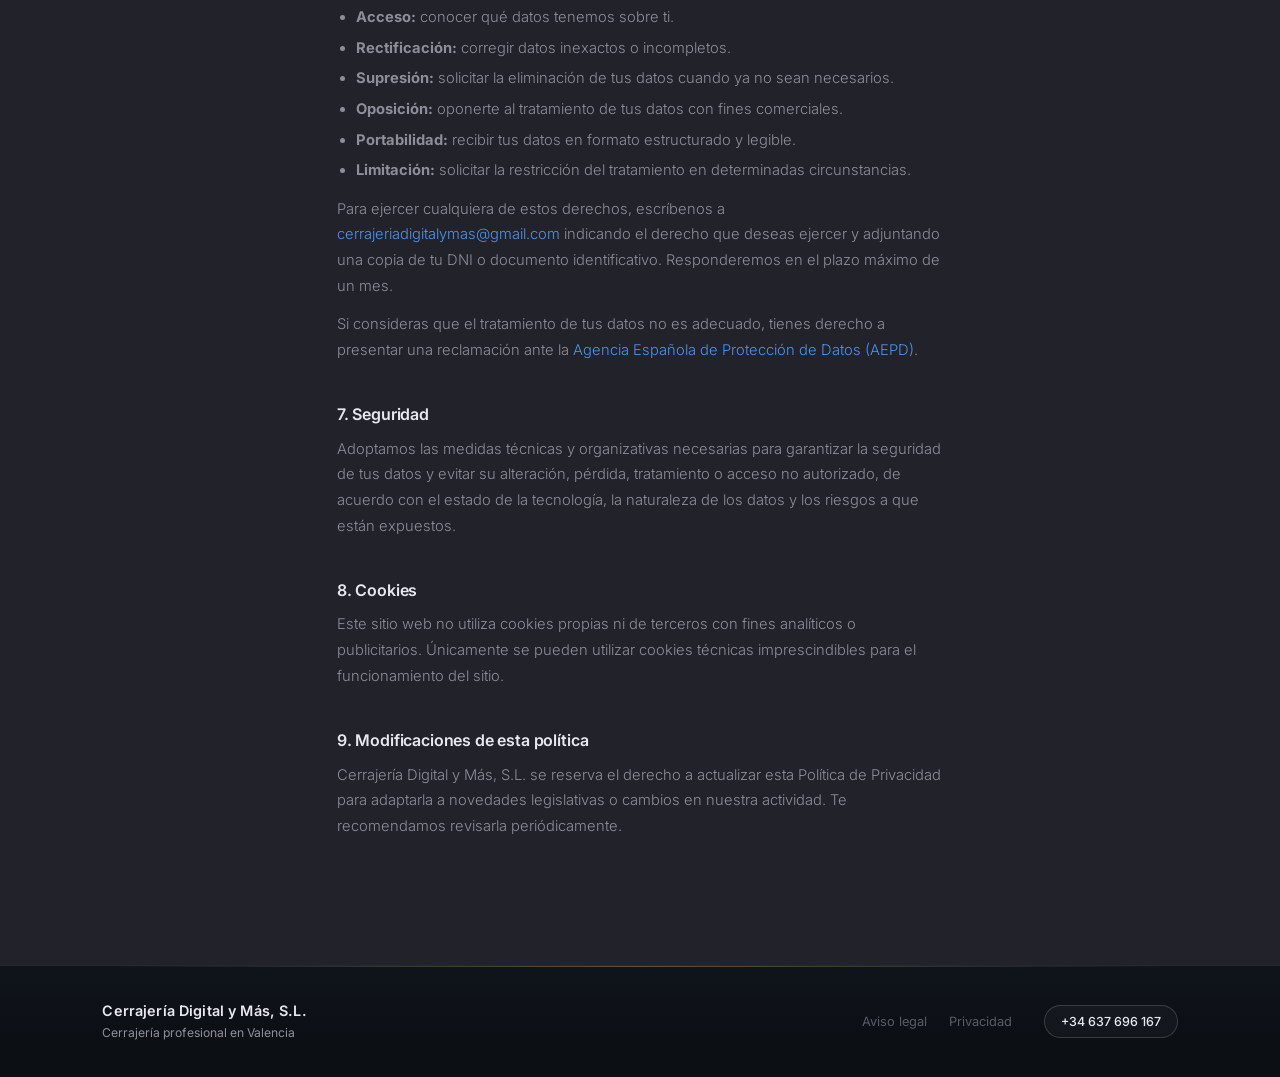
<file: privacidad.html>
<!DOCTYPE html>
<html lang="es">
<head>
<meta charset="UTF-8">
<meta name="viewport" content="width=device-width, initial-scale=1.0">
<title>Política de Privacidad · Cerrajería Digital y Más</title>
<link rel="icon" type="image/svg+xml" href="assets/images/favicon.svg">
<link href="https://fonts.googleapis.com/css2?family=Inter:wght@300;400;500;600&family=Exo+2:wght@600;700&display=swap" rel="stylesheet">
<link rel="stylesheet" href="assets/core/variables.css">
<link rel="stylesheet" href="assets/core/base.css">
<link rel="stylesheet" href="assets/core/animations.css">
<link rel="stylesheet" href="assets/layout/navigation.css">
<link rel="stylesheet" href="assets/layout/footer.css">
<link rel="stylesheet" href="assets/layout/legal.css">
<link rel="stylesheet" href="assets/pages/legal-pages.css">
</head>
<body data-reveal-threshold="0.08">
<div class="progress-bar" id="progressBar"></div>

<nav>
  <a href="index.html" class="logo">
    <img src="[data-uri]" alt="Logo" class="logo-image">
    <span class="logo-name">Cerrajería Digital y Más</span>
  </a>
  <ul class="nav-links">
    <li><a href="index.html">Inicio</a></li>
    <li><a href="bombillos.html">Bombillos</a></li>
    <li><a href="cerraduras-digitales.html">Cerraduras digitales</a></li>
  </ul>
  <a href="tel:+34637696167" class="nav-cta">+34 637 696 167</a>
</nav>

<div class="legal-wrap reveal">
  <p class="legal-eyebrow">Protección de datos</p>
  <h1>Política de Privacidad</h1>
  <p class="legal-date">Última actualización: abril de 2026</p>

  <h2>1. Responsable del tratamiento</h2>
  <div class="info-box">
    <p><strong>Responsable:</strong> Cerrajería Digital y Más, S.L.<br>
    <strong>CIF:</strong> B21614946<br>
    <strong>Domicilio:</strong> Carrer Frigola, Paterna, Valencia<br>
    <strong>Teléfono:</strong> <a href="tel:+34637696167">637 696 167</a><br>
    <strong>Email:</strong> <a href="mailto:cerrajeriadigitalymas@gmail.com">cerrajeriadigitalymas@gmail.com</a></p>
  </div>

  <hr class="divider">

  <h2>2. Datos que recogemos</h2>
  <p>Podemos recoger los siguientes datos personales cuando te pones en contacto con nosotros o contratas nuestros servicios:</p>
  <ul>
    <li>Nombre y apellidos</li>
    <li>Número de teléfono</li>
    <li>Dirección del inmueble donde se presta el servicio</li>
    <li>Correo electrónico (si lo facilitas)</li>
  </ul>
  <p>Este sitio web no utiliza formularios de contacto online ni recoge datos de navegación con fines comerciales.</p>

  <h2>3. Finalidad y base jurídica del tratamiento</h2>
  <p>Tratamos tus datos con las siguientes finalidades:</p>
  <ul>
    <li><strong>Gestión del servicio:</strong> atender tu solicitud, coordinar la visita técnica y emitir la factura correspondiente. Base jurídica: ejecución de un contrato (art. 6.1.b RGPD).</li>
    <li><strong>Comunicaciones comerciales:</strong> solo si has dado tu consentimiento expreso, para informarte de promociones o servicios. Base jurídica: consentimiento (art. 6.1.a RGPD).</li>
    <li><strong>Obligaciones legales:</strong> conservación de facturas y documentación contable según la normativa fiscal vigente. Base jurídica: obligación legal (art. 6.1.c RGPD).</li>
  </ul>

  <h2>4. Conservación de los datos</h2>
  <p>Los datos vinculados a la prestación del servicio se conservan durante el tiempo necesario para atender la relación contractual y, una vez finalizada, durante los plazos legales establecidos (5 años para obligaciones fiscales y mercantiles, según la legislación española aplicable).</p>

  <h2>5. Comunicación de datos a terceros</h2>
  <p>Cerrajería Digital y Más, S.L. no cede ni vende tus datos personales a terceros, salvo obligación legal o cuando sea estrictamente necesario para la prestación del servicio (por ejemplo, proveedores de piezas o subcontratistas bajo acuerdo de confidencialidad).</p>

  <h2>6. Tus derechos</h2>
  <p>En cualquier momento puedes ejercer los siguientes derechos sobre tus datos personales:</p>
  <ul>
    <li><strong>Acceso:</strong> conocer qué datos tenemos sobre ti.</li>
    <li><strong>Rectificación:</strong> corregir datos inexactos o incompletos.</li>
    <li><strong>Supresión:</strong> solicitar la eliminación de tus datos cuando ya no sean necesarios.</li>
    <li><strong>Oposición:</strong> oponerte al tratamiento de tus datos con fines comerciales.</li>
    <li><strong>Portabilidad:</strong> recibir tus datos en formato estructurado y legible.</li>
    <li><strong>Limitación:</strong> solicitar la restricción del tratamiento en determinadas circunstancias.</li>
  </ul>
  <p>Para ejercer cualquiera de estos derechos, escríbenos a <a href="mailto:cerrajeriadigitalymas@gmail.com">cerrajeriadigitalymas@gmail.com</a> indicando el derecho que deseas ejercer y adjuntando una copia de tu DNI o documento identificativo. Responderemos en el plazo máximo de un mes.</p>
  <p>Si consideras que el tratamiento de tus datos no es adecuado, tienes derecho a presentar una reclamación ante la <a href="https://www.aepd.es" target="_blank" rel="noopener">Agencia Española de Protección de Datos (AEPD)</a>.</p>

  <h2>7. Seguridad</h2>
  <p>Adoptamos las medidas técnicas y organizativas necesarias para garantizar la seguridad de tus datos y evitar su alteración, pérdida, tratamiento o acceso no autorizado, de acuerdo con el estado de la tecnología, la naturaleza de los datos y los riesgos a que están expuestos.</p>

  <h2>8. Cookies</h2>
  <p>Este sitio web no utiliza cookies propias ni de terceros con fines analíticos o publicitarios. Únicamente se pueden utilizar cookies técnicas imprescindibles para el funcionamiento del sitio.</p>

  <h2>9. Modificaciones de esta política</h2>
  <p>Cerrajería Digital y Más, S.L. se reserva el derecho a actualizar esta Política de Privacidad para adaptarla a novedades legislativas o cambios en nuestra actividad. Te recomendamos revisarla periódicamente.</p>
</div>

<footer>
  <div class="footer-brand">
    <strong>Cerrajería Digital y Más, S.L.</strong>
    <span>Cerrajería profesional en Valencia</span>
  </div>
  <div class="footer-links">
    <a href="aviso-legal.html">Aviso legal</a>
    <a href="privacidad.html">Privacidad</a>
  </div>
  <a href="tel:+34637696167" class="footer-phone">+34 637 696 167</a>
</footer>
<script src="assets/components/site.js"></script>
</body>
</html>
</file>
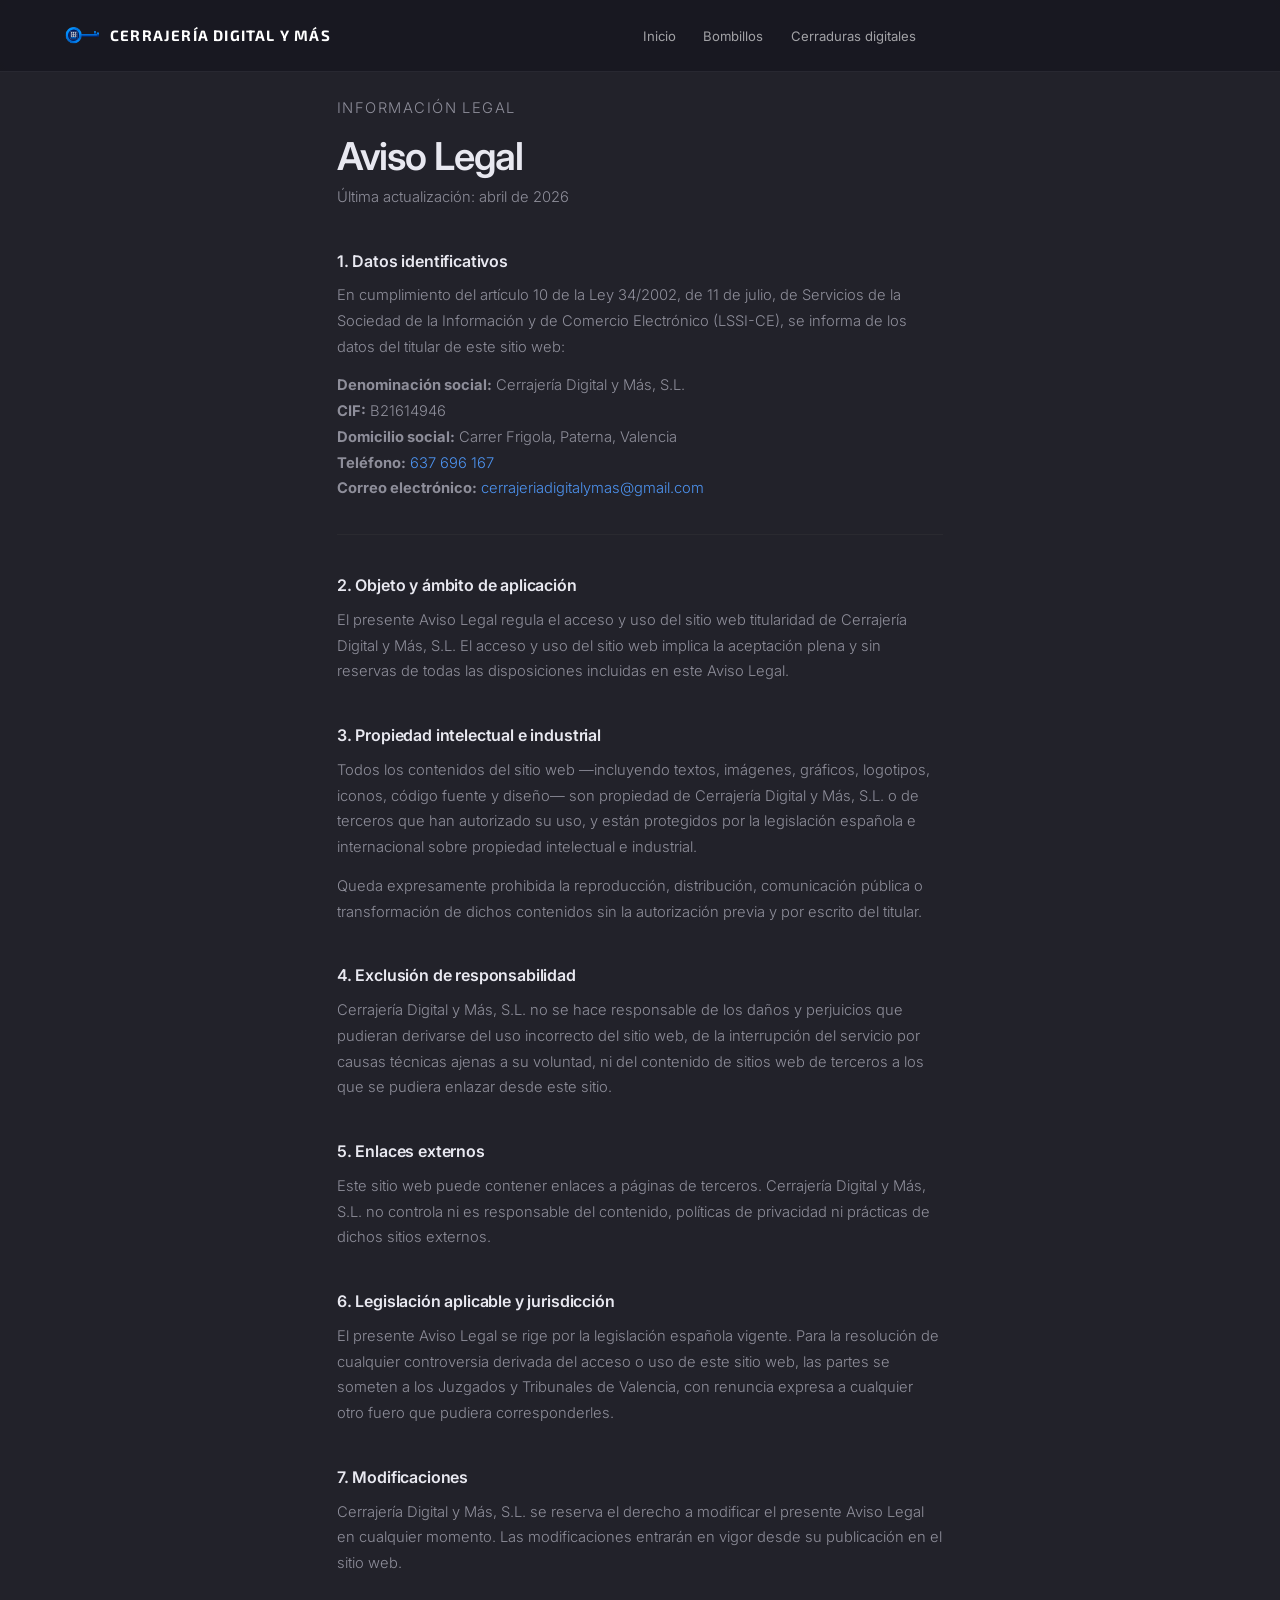
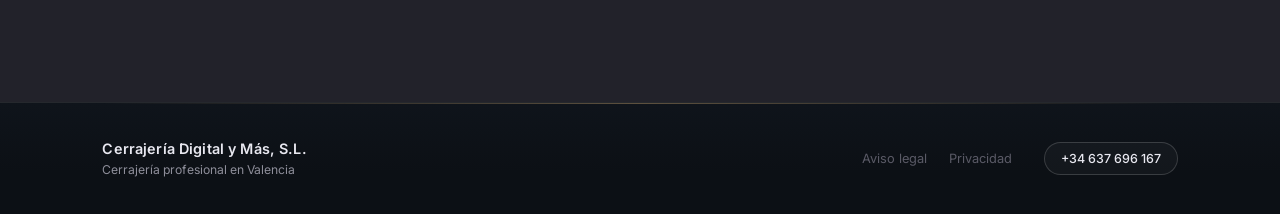
<file: amador/aviso-legal.html>
<!DOCTYPE html>
<html lang="es">
<head>
<meta charset="UTF-8">
<meta name="viewport" content="width=device-width, initial-scale=1.0">
<title>Aviso Legal · Cerrajería Digital y Más</title>
<link href="https://fonts.googleapis.com/css2?family=Inter:wght@300;400;500;600&family=Exo+2:wght@600;700&display=swap" rel="stylesheet">
<link rel="stylesheet" href="assets/core/variables.css">
<link rel="stylesheet" href="assets/core/base.css">
<link rel="stylesheet" href="assets/core/animations.css">
<link rel="stylesheet" href="assets/layout/navigation.css">
<link rel="stylesheet" href="assets/layout/footer.css">
<link rel="stylesheet" href="assets/layout/legal.css">
<link rel="stylesheet" href="assets/pages/legal-pages.css">
</head>
<body data-reveal-threshold="0.08">
<div class="progress-bar" id="progressBar"></div>

<nav>
  <a href="index.html" class="logo">
    <img src="[data-uri]" alt="Logo" class="logo-image">
    <span class="logo-name">Cerrajería Digital y Más</span>
  </a>
  <ul class="nav-links">
    <li><a href="index.html">Inicio</a></li>
    <li><a href="bombillos.html">Bombillos</a></li>
    <li><a href="cerraduras-digitales.html">Cerraduras digitales</a></li>
  </ul>
</nav>

<div class="legal-wrap reveal">
  <p class="legal-eyebrow">Información legal</p>
  <h1>Aviso Legal</h1>
  <p class="legal-date">Última actualización: abril de 2026</p>

  <h2>1. Datos identificativos</h2>
  <p>En cumplimiento del artículo 10 de la Ley 34/2002, de 11 de julio, de Servicios de la Sociedad de la Información y de Comercio Electrónico (LSSI-CE), se informa de los datos del titular de este sitio web:</p>
  <p><strong>Denominación social:</strong> Cerrajería Digital y Más, S.L.<br>
  <strong>CIF:</strong> B21614946<br>
  <strong>Domicilio social:</strong> Carrer Frigola, Paterna, Valencia<br>
  <strong>Teléfono:</strong> <a href="tel:+34637696167">637 696 167</a><br>
  <strong>Correo electrónico:</strong> <a href="mailto:cerrajeriadigitalymas@gmail.com">cerrajeriadigitalymas@gmail.com</a></p>

  <hr class="divider">

  <h2>2. Objeto y ámbito de aplicación</h2>
  <p>El presente Aviso Legal regula el acceso y uso del sitio web titularidad de Cerrajería Digital y Más, S.L. El acceso y uso del sitio web implica la aceptación plena y sin reservas de todas las disposiciones incluidas en este Aviso Legal.</p>

  <h2>3. Propiedad intelectual e industrial</h2>
  <p>Todos los contenidos del sitio web —incluyendo textos, imágenes, gráficos, logotipos, iconos, código fuente y diseño— son propiedad de Cerrajería Digital y Más, S.L. o de terceros que han autorizado su uso, y están protegidos por la legislación española e internacional sobre propiedad intelectual e industrial.</p>
  <p>Queda expresamente prohibida la reproducción, distribución, comunicación pública o transformación de dichos contenidos sin la autorización previa y por escrito del titular.</p>

  <h2>4. Exclusión de responsabilidad</h2>
  <p>Cerrajería Digital y Más, S.L. no se hace responsable de los daños y perjuicios que pudieran derivarse del uso incorrecto del sitio web, de la interrupción del servicio por causas técnicas ajenas a su voluntad, ni del contenido de sitios web de terceros a los que se pudiera enlazar desde este sitio.</p>

  <h2>5. Enlaces externos</h2>
  <p>Este sitio web puede contener enlaces a páginas de terceros. Cerrajería Digital y Más, S.L. no controla ni es responsable del contenido, políticas de privacidad ni prácticas de dichos sitios externos.</p>

  <h2>6. Legislación aplicable y jurisdicción</h2>
  <p>El presente Aviso Legal se rige por la legislación española vigente. Para la resolución de cualquier controversia derivada del acceso o uso de este sitio web, las partes se someten a los Juzgados y Tribunales de Valencia, con renuncia expresa a cualquier otro fuero que pudiera corresponderles.</p>

  <h2>7. Modificaciones</h2>
  <p>Cerrajería Digital y Más, S.L. se reserva el derecho a modificar el presente Aviso Legal en cualquier momento. Las modificaciones entrarán en vigor desde su publicación en el sitio web.</p>
</div>

<footer>
  <div class="footer-brand">
    <strong>Cerrajería Digital y Más, S.L.</strong>
    <span>Cerrajería profesional en Valencia</span>
  </div>
  <div class="footer-links">
    <a href="aviso-legal.html">Aviso legal</a>
    <a href="privacidad.html">Privacidad</a>
  </div>
  <a href="tel:+34637696167" class="footer-phone">+34 637 696 167</a>
</footer>
<script src="assets/components/site.js"></script>
</body>
</html>
</file>
<file: assets/core/variables.css>
:root {
  --black: #181820;
  --dark: #22222a;
  --dark-2: #2a2a35;
  --dark-3: #35353e;
  --gray-1: #2a2a30;
  --gray-2: #38383f;
  --gray-3: #8e8e9a;
  --gray-4: #5a5a66;
  --white: #f0f0f5;
  --text: #e8e8f0;
  --accent: #4d93f0;
  --accent-2: #2272e0;
}
</file>
<file: assets/core/base.css>
*, *::before, *::after { box-sizing: border-box; margin: 0; padding: 0; }

html { scroll-behavior: smooth; }

body {
  font-family: 'Inter', -apple-system, BlinkMacSystemFont, sans-serif;
  color: var(--text);
  -webkit-font-smoothing: antialiased;
}

.logo-image { height: 120px; width: auto; }
</file>
<file: assets/core/animations.css>
.progress-bar {
  position: fixed;
  top: 0;
  left: 0;
  height: 0;
  width: 0;
  background: linear-gradient(to right, var(--accent), #7ab8ff);
  z-index: 200;
  transition: width 0.1s linear;
}

.reveal {
  opacity: 0;
  transform: translateY(28px);
  transition: opacity 0.65s ease, transform 0.65s ease;
}

.reveal.visible { opacity: 1; transform: translateY(0); }
.reveal-delay-1 { transition-delay: 0.1s; }
.reveal-delay-2 { transition-delay: 0.2s; }
.reveal-delay-3 { transition-delay: 0.3s; }
.reveal-delay-4 { transition-delay: 0.4s; }
.reveal-delay-5 { transition-delay: 0.5s; }
.reveal-delay-6 { transition-delay: 0.6s; }

@keyframes wa-in {
  from { opacity: 0; transform: translateY(16px); }
  to { opacity: 1; transform: translateY(0); }
}
</file>
<file: assets/layout/navigation.css>
nav {
  position: fixed;
  top: 0;
  z-index: 100;
  display: flex;
  align-items: center;
  justify-content: space-between;
  gap: 0.75rem;
  padding: 0 5%;
  height: 76px;
  width: 100%;
  background: rgba(22, 22, 30, 0.72);
  backdrop-filter: blur(18px) saturate(160%);
  -webkit-backdrop-filter: blur(18px) saturate(160%);
  border-bottom: 1px solid rgba(255, 255, 255, 0.07);
  transition: opacity 0.4s ease, transform 0.4s ease;
}

nav.hidden {
  opacity: 0;
  pointer-events: none;
}

body.mobile-menu-open {
  overflow: hidden;
}

.logo {
  display: flex;
  align-items: center;
  gap: 10px;
  text-decoration: none;
  flex-shrink: 0;
}

.logo img, .logo svg { flex-shrink: 0; height: 36px; width: auto; }

.logo-name {
  font-family: 'Exo 2', sans-serif;
  font-size: 1.28rem;
  font-weight: 700;
  color: #ffffff;
  letter-spacing: 0.08em;
  text-transform: uppercase;
  white-space: nowrap;
  line-height: 1;
}

.nav-links {
  display: flex;
  gap: 0.2rem;
  list-style: none;
  margin: 0 auto;
  padding: 0 2rem;
}

.nav-links a {
  color: rgba(255,255,255,0.6);
  text-decoration: none;
  font-size: 1.02rem;
  font-weight: 400;
  padding: 0.4rem 0.75rem;
  border-radius: 6px;
  transition: color 0.15s, background 0.15s;
  white-space: nowrap;
}

.nav-links a:hover {
  color: #ffffff;
  background: rgba(255,255,255,0.08);
}

.nav-links a[aria-current="page"] {
  color: #ffffff;
  font-weight: 500;
}

.nav-cta {
  font-size: 1rem;
  font-weight: 500;
  color: #ffffff;
  text-decoration: none;
  background: var(--accent);
  padding: 0.5rem 1.15rem;
  border-radius: 6px;
  transition: opacity 0.15s, transform 0.15s;
  white-space: nowrap;
  flex-shrink: 0;
}

.nav-cta:hover { opacity: 0.85; transform: translateY(-1px); }

.nav-toggle {
  display: none;
  width: 40px;
  height: 40px;
  border: 1px solid rgba(255, 255, 255, 0.18);
  border-radius: 10px;
  background: rgba(255, 255, 255, 0.04);
  align-items: center;
  justify-content: center;
  cursor: pointer;
  color: #fff;
  flex-shrink: 0;
  transition: background 0.2s, border-color 0.2s;
}

.nav-toggle:hover {
  background: rgba(255, 255, 255, 0.1);
  border-color: rgba(255, 255, 255, 0.28);
}

.nav-toggle-bars,
.nav-toggle-bars::before,
.nav-toggle-bars::after {
  content: "";
  display: block;
  width: 18px;
  height: 2px;
  border-radius: 999px;
  background: currentColor;
  transition: transform 0.2s ease, opacity 0.2s ease;
}

.nav-toggle-bars::before {
  transform: translateY(-6px);
}

.nav-toggle-bars::after {
  transform: translateY(4px);
}

nav.mobile-open .nav-toggle-bars {
  transform: rotate(45deg);
}

nav.mobile-open .nav-toggle-bars::before {
  transform: translateY(0);
  opacity: 0;
}

nav.mobile-open .nav-toggle-bars::after {
  transform: translateY(-2px) rotate(-90deg);
}

@media (max-width: 1024px) {
  nav {
    padding-left: 4%;
    padding-right: 4%;
  }

  .nav-links {
    padding-left: 1rem;
    padding-right: 1rem;
  }
}

@media (max-width: 860px) {
  nav {
    display: flex;
    align-items: center;
    justify-content: flex-start;
    padding-right: calc(4% + 46px);
    height: 72px;
    overflow: visible;
  }

  .nav-links {
    display: flex;
    position: fixed;
    top: 0;
    left: 0;
    width: 100vw;
    height: 100vh;
    height: 100dvh;
    margin: 0;
    padding: calc(72px + 1.4rem) 1.1rem 1.4rem;
    gap: 0.52rem;
    flex-direction: column;
    justify-content: flex-start;
    background: linear-gradient(165deg, rgba(10, 14, 23, 0.94) 0%, rgba(7, 10, 18, 0.9) 100%);
    border: 0;
    border-radius: 0;
    box-shadow: none;
    backdrop-filter: blur(24px) saturate(150%);
    -webkit-backdrop-filter: blur(24px) saturate(150%);
    overflow-y: auto;
    overscroll-behavior: contain;
    opacity: 0;
    visibility: hidden;
    transform: translateY(-12px);
    pointer-events: none;
    transition: opacity 0.28s ease, transform 0.28s cubic-bezier(0.2, 0.7, 0.2, 1), visibility 0.28s ease;
    z-index: 120;
  }

  .nav-links::before {
    content: "";
    display: block;
    width: 56px;
    height: 3px;
    border-radius: 999px;
    background: linear-gradient(90deg, rgba(77, 147, 240, 0.9), rgba(34, 114, 224, 0.7));
    margin: 0.15rem auto 0.9rem;
  }

  .nav-links li {
    list-style: none;
    width: min(560px, 100%);
    margin: 0 auto;
  }

  nav.mobile-open .nav-links {
    opacity: 1;
    visibility: visible;
    transform: translateY(0);
    pointer-events: auto;
  }

  .nav-links a {
    display: block;
    padding: 1rem 1.08rem;
    border-radius: 14px;
    font-size: 1.14rem;
    font-weight: 600;
    color: #f7fbff;
    text-shadow: 0 1px 0 rgba(0, 0, 0, 0.28);
    background: #243047;
    border: 1px solid #3a4f75;
    transition: background 0.2s ease, border-color 0.2s ease, transform 0.2s ease, color 0.2s ease;
  }

  .nav-links a:hover {
    color: #ffffff;
    background: #31436a;
    border-color: #7fa2e6;
    transform: translateX(3px);
  }

  .nav-links a[aria-current="page"] {
    color: #ffffff;
    background: linear-gradient(135deg, #3f78d6, #2a5fb8);
    border-color: #87adf3;
    box-shadow: 0 10px 24px rgba(34, 114, 224, 0.24);
  }

  .nav-toggle {
    display: inline-flex;
    position: absolute;
    right: 4%;
    top: 50%;
    transform: translateY(-50%);
    z-index: 130;
  }

  nav.mobile-open .nav-toggle {
    background: rgba(77, 147, 240, 0.16);
    border-color: rgba(77, 147, 240, 0.5);
  }

  .logo {
    min-width: 0;
    width: auto;
    max-width: 100%;
  }

  .logo-name {
    display: block;
    min-width: 0;
    max-width: 100%;
    font-size: 1.05rem;
    letter-spacing: 0.02em;
    line-height: 1;
    overflow: hidden;
    text-overflow: ellipsis;
    white-space: nowrap;
  }

  .logo img,
  .logo svg {
    height: 30px;
  }

  .nav-cta {
    display: none;
  }
}

@media (max-width: 680px) {
  .logo-name {
    font-size: 0.98rem;
    letter-spacing: 0.01em;
  }
}

@media (max-width: 480px) {
  nav {
    height: 68px;
    padding-left: 3.5%;
    padding-right: 3.5%;
    padding-right: calc(3.5% + 44px);
  }

  .nav-links {
    padding-top: calc(68px + 1.25rem);
    padding-left: 0.9rem;
    padding-right: 0.9rem;
  }

  .logo img,
  .logo svg {
    display: block;
    height: 26px;
  }

  .logo {
    gap: 5px;
    max-width: 100%;
  }

  .nav-toggle {
    right: 3.5%;
  }

  .logo-name {
    font-size: 0.92rem;
    letter-spacing: 0.005em;
  }

  .nav-cta {
    display: none;
  }
}
</file>
<file: assets/layout/footer.css>
footer {
  position: relative;
  background: linear-gradient(180deg, #0f141b, #0c1015 62%);
  border-top: 1px solid rgba(255,255,255,0.1);
  padding: 2.3rem 8%;
  display: grid;
  grid-template-columns: minmax(0, 1.3fr) auto auto;
  align-items: center;
  gap: 1.1rem 2rem;
  font-size: 0.8rem;
  color: var(--gray-4);
}

footer::before {
  content: "";
  position: absolute;
  left: 8%;
  right: 8%;
  top: 0;
  height: 1px;
  background: linear-gradient(90deg, transparent, rgba(201,164,111,0.42), transparent);
}

.footer-brand {
  display: flex;
  flex-direction: column;
  gap: 0.34rem;
  min-width: 0;
}

.footer-brand strong {
  color: var(--text);
  font-size: 0.9rem;
  font-weight: 600;
  letter-spacing: 0.01em;
}

.footer-brand span {
  color: var(--gray-3);
  font-size: 0.76rem;
}

footer a {
  color: var(--gray-4);
  text-decoration: none;
  transition: color 0.15s, border-color 0.15s, background 0.15s;
}

footer a:hover {
  color: var(--text);
}

.footer-links {
  display: flex;
  align-items: center;
  gap: 1.35rem;
}

.footer-phone {
  justify-self: end;
  display: inline-flex;
  align-items: center;
  border: 1px solid rgba(255,255,255,0.16);
  border-radius: 999px;
  padding: 0.5rem 1rem;
  font-size: 0.78rem;
  font-weight: 500;
  color: var(--text);
  background: rgba(255,255,255,0.03);
}

.footer-phone:hover {
  border-color: rgba(201,164,111,0.48);
  background: rgba(255,255,255,0.07);
}

@media (max-width: 860px) {
  footer {
    grid-template-columns: 1fr auto;
  }

  .footer-phone {
    justify-self: start;
  }
}

@media (max-width: 580px) {
  footer {
    grid-template-columns: 1fr;
    text-align: center;
    gap: 0.95rem;
    padding-left: 6%;
    padding-right: 6%;
  }

  .footer-brand {
    align-items: center;
  }

  .footer-links {
    justify-content: center;
    flex-wrap: wrap;
    gap: 0.85rem 1.1rem;
  }

  .footer-phone {
    justify-self: center;
  }
}
</file>
<file: assets/components/whatsapp.css>
.wa-float { position: fixed; bottom: 28px; right: 28px; z-index: 999; display: flex; align-items: center; gap: 10px; background: #25d366; color: #fff; text-decoration: none; padding: 0.75rem 1.2rem 0.75rem 1rem; border-radius: 980px; font-size: 0.88rem; font-weight: 500; box-shadow: 0 4px 20px rgba(37,211,102,0.35); transition: transform 0.2s, box-shadow 0.2s; animation: wa-in 0.6s ease 0.8s both; }
.wa-float:hover { transform: translateY(-3px); box-shadow: 0 8px 28px rgba(37,211,102,0.45); }
@media (max-width: 580px) { .wa-float span { display: none; } .wa-float { right: 16px; bottom: calc(16px + env(safe-area-inset-bottom)); padding: 0.85rem; border-radius: 50%; } }
</file>
<file: assets/components/login-overlay.css>
/* LOGIN OVERLAY */
#login-overlay {
  position: fixed;
  inset: 0;
  z-index: 9999;
  background: #0d0d0d;
  display: flex;
  align-items: center;
  justify-content: center;
  overflow: hidden;
}

#login-watermark {
  display: none;
}

@keyframes wm-scroll {
  0% { background-position: 0 0; }
  100% { background-position: 0 60px; }
}

#login-overlay::before {
  content: '';
  position: absolute;
  inset: 0;
  z-index: 0;
  background-image: url("data:image/svg+xml,%3Csvg xmlns='http://www.w3.org/2000/svg' width='280' height='60'%3E%3Ctext x='10' y='38' font-family='Courier New,monospace' font-size='14' font-weight='bold' letter-spacing='2' fill='%23ffffff'%3EAG%3Ctspan fill='%23AAFF00'%3E_%3C/tspan%3ESYNDICATE%3C/text%3E%3C/svg%3E");
  background-repeat: repeat;
  background-size: 280px 60px;
  opacity: 0.13;
  transform: rotate(-18deg) scale(1.5);
  pointer-events: none;
  animation: wm-scroll 6s linear infinite;
}

#login-box {
  position: relative;
  z-index: 1;
  background: #161616;
  border-radius: 24px;
  padding: 2.5rem 2rem;
  box-shadow: 0 8px 60px rgba(0, 0, 0, 0.6), 0 0 0 1px #2a2a2a;
  border: 1px solid #2a2a2a;
  width: 100%;
  max-width: 360px;
  text-align: center;
}

.ag-block {
  margin-top: 2rem;
  background: #0d0d0d;
  border-radius: 10px;
  padding: 1rem 1.2rem;
  text-align: left;
  border: 1px solid #1e1e1e;
}

.ag-block-top {
  display: flex;
  align-items: center;
  justify-content: space-between;
  margin-bottom: 0.4rem;
}

.ag-logo-text {
  font-family: 'Courier New', monospace;
  font-size: 0.85rem;
  font-weight: 700;
  letter-spacing: 0.18em;
  color: #fff;
}

.ag-logo-text .ag-green {
  color: #aaff00;
}

.ag-status {
  display: flex;
  align-items: center;
  gap: 5px;
  font-family: 'Courier New', monospace;
  font-size: 0.65rem;
  color: #aaff00;
  letter-spacing: 0.1em;
}

.ag-dot {
  width: 6px;
  height: 6px;
  border-radius: 50%;
  background: #aaff00;
  animation: ag-pulse 2s infinite;
}

@keyframes ag-pulse {
  0%,
  100% { opacity: 1; }
  50% { opacity: 0.3; }
}

.ag-tagline {
  font-family: 'Courier New', monospace;
  font-size: 0.62rem;
  color: #555;
  letter-spacing: 0.08em;
  text-transform: uppercase;
}

#login-box .logo-image {
  display: block;
  width: auto;
  height: 56px;
  max-width: 100%;
  margin: 0 auto 0.35rem;
}

#login-box p {
  font-size: 0.88rem;
  color: #888;
  margin-bottom: 1.8rem;
}

#login-box input {
  width: 100%;
  padding: 0.75rem 1rem;
  border: 1.5px solid #2a2a2a;
  border-radius: 12px;
  font-family: 'Nunito', sans-serif;
  font-size: 0.95rem;
  color: #fff;
  background: #1f1f1f;
  margin-bottom: 1rem;
  outline: none;
  transition: border-color 0.2s;
}

#login-box input::placeholder {
  color: #555;
}

#login-box input:focus {
  border-color: #aaff00;
}

#login-box button {
  width: 100%;
  background: #aaff00;
  color: #0d0d0d;
  border: none;
  padding: 0.85rem;
  border-radius: 50px;
  font-family: 'Nunito', sans-serif;
  font-weight: 800;
  font-size: 1rem;
  cursor: pointer;
  transition: background 0.2s;
}

#login-box button:hover {
  background: #8fdb00;
}

#login-error {
  color: #ff6b6b;
  font-size: 0.85rem;
  font-weight: 700;
  margin-top: 0.8rem;
  display: none;
}
</file>
<file: assets/pages/index.css>
*, *::before, *::after { box-sizing: border-box; margin: 0; padding: 0; }

  :root {
    --black: #181820;
    --dark: #22222a;
    --dark-2: #2a2a35;
    --dark-3: #35353e;
    --gray-1: #2a2a30;
    --gray-2: #38383f;
    --gray-3: #8e8e9a;
    --gray-4: #5a5a66;
    --white: #f0f0f5;
    --text: #e8e8f0;
    --accent: #4d93f0;
    --accent-2: #2272e0;
  }

  html { scroll-behavior: smooth; }

  body {
    font-family: 'Inter', -apple-system, BlinkMacSystemFont, sans-serif;
    background: #2a2a35;
    color: var(--text);
    overflow-x: hidden;
    -webkit-font-smoothing: antialiased;
  }

  /* HERO */
  .hero {
    position: relative;
    min-height: 90vh;
    display: flex;
    align-items: center;
    overflow: hidden;
    margin-bottom: 0;
  }

  .hero-photo {
    position: absolute;
    inset: 0;
    background-image: url('[data-uri]');
    background-size: cover;
    background-position: center;
    filter: brightness(0.55);
  }

  .hero-overlay {
    position: absolute;
    inset: 0;
    background: linear-gradient(to right, rgba(0,0,0,0.55) 0%, rgba(0,0,0,0.25) 55%, rgba(0,0,0,0.05) 100%),
                linear-gradient(to bottom, transparent 0%, #2a2a35 100%);
  }

  .hero-content {
    position: relative;
    z-index: 2;
    padding: calc(72px + 4rem) 0 5rem;
    padding-left: clamp(2rem, 8%, 7rem);
    padding-right: clamp(2rem, 8%, 7rem);
    width: 100%;
    max-width: 880px;
  }

  .hero-eyebrow {
    font-size: 0.78rem;
    font-weight: 500;
    letter-spacing: 0.1em;
    text-transform: uppercase;
    color: rgba(255,255,255,0.5);
    margin-bottom: 1.2rem;
  }

  .hero h1 {
    font-size: clamp(1.9rem, 3.6vw, 3.8rem);
    font-weight: 600;
    line-height: 1.08;
    letter-spacing: -0.03em;
    color: #ffffff;
    margin-bottom: 1.4rem;
    white-space: normal;
    overflow-wrap: break-word;
  }

  .hero-sub {
    font-size: 1rem;
    font-weight: 300;
    color: rgba(255,255,255,0.62);
    line-height: 1.65;
    max-width: 560px;
    margin-bottom: 2rem;
  }

  .hero-sub strong { color: rgba(255,255,255,0.9); font-weight: 500; }

  .hero-actions { display: flex; flex-direction: row; align-items: center; gap: 0.8rem; flex-wrap: wrap; }

  .btn-solid {
    display: inline-flex; align-items: center; gap: 7px;
    background: #ffffff; color: #1d1d1f;
    text-decoration: none;
    padding: 0.75rem 1.5rem;
    border-radius: 980px;
    font-size: 0.9rem; font-weight: 500;
    transition: background 0.15s;
  }

  .btn-solid:hover { background: rgba(255,255,255,0.88); }

  .btn-ghost {
    display: inline-flex; align-items: center; gap: 7px;
    background: #25d366; color: #ffffff;
    text-decoration: none;
    padding: 0.75rem 1.5rem;
    border-radius: 980px;
    font-size: 0.9rem; font-weight: 500;
    border: none;
    transition: opacity 0.15s;
  }

  .btn-ghost:hover { opacity: 0.88; }

  /* SERVICIOS */
  .services {
    background: #2a2a35;
    padding: 5rem 8% 7rem;
    text-align: center;
    position: relative;
    z-index: 1;
  }

  .section-eyebrow {
    font-size: 0.72rem; font-weight: 600;
    letter-spacing: 0.1em; text-transform: uppercase;
    color: var(--accent); margin-bottom: 0.8rem;
  }

  .section-title {
    font-size: clamp(1.8rem, 3vw, 2.8rem);
    font-weight: 600; letter-spacing: -0.03em;
    color: var(--text); line-height: 1.1;
    margin-bottom: 0.8rem;
  }

  .section-sub {
    font-size: 1rem; font-weight: 300;
    color: var(--gray-3); max-width: 480px;
    margin: 0 auto 4rem; line-height: 1.6;
  }

  .services-grid {
    display: grid;
    grid-template-columns: repeat(3, 1fr);
    gap: 1.5px;
    background: var(--gray-1);
    border-radius: 18px;
    overflow: hidden;
    text-align: left;
  }

  .svc {
    background: var(--dark-3);
    padding: 2.5rem 2rem;
    transition: background 0.2s;
  }

  .svc:hover { background: #2e2e35; }

  .svc-icon {
    width: 44px; height: 44px;
    background: var(--gray-1);
    border-radius: 12px;
    display: flex; align-items: center; justify-content: center;
    margin-bottom: 1.4rem;
  }

  .svc h3 {
    font-size: 1rem; font-weight: 600;
    color: var(--text); margin-bottom: 0.5rem;
    letter-spacing: -0.01em;
  }

  .svc p { font-size: 0.88rem; color: var(--gray-3); line-height: 1.6; font-weight: 300; }

  /* STATS */
  .stats {
    display: grid;
    grid-template-columns: repeat(4, 1fr);
    gap: 1px;
    background: var(--gray-1);
    border-top: 1px solid var(--gray-1);
    border-bottom: 1px solid var(--gray-1);
  }

  .stat { background: var(--dark); padding: 3.5rem 2rem; text-align: center; }

  .stat-num {
    font-size: 2.8rem; font-weight: 600;
    letter-spacing: -0.04em; color: var(--accent);
    line-height: 1; margin-bottom: 0.5rem;
  }

  .stat-label { font-size: 0.82rem; color: var(--gray-3); }

  /* MARCAS */
  .brands {
    padding: 5rem 8%;
    background: var(--dark-2);
  }

  .brands-shell {
    border: 1px solid rgba(255,255,255,0.1);
    border-radius: 18px;
    background: rgba(255,255,255,0.03);
    padding: 2.3rem 2rem 2rem;
    box-shadow: inset 0 1px 0 rgba(255,255,255,0.04);
  }

  .brands-label {
    font-size: 0.72rem;
    font-weight: 600;
    letter-spacing: 0.12em;
    text-transform: uppercase;
    color: var(--gray-4);
    text-align: center;
    margin: 0 0 1.4rem;
  }

  .brands-row {
    display: grid;
    grid-template-columns: repeat(6, minmax(0, 1fr));
    align-items: center;
    gap: 0.8rem;
  }

  .brand {
    position: relative;
    width: 100%;
    height: 94px;
    border: 1px solid rgba(255,255,255,0.18);
    border-radius: 14px;
    background: #ffffff;
    display: flex;
    align-items: center;
    justify-content: center;
    padding: 0.5rem;
    box-shadow: 0 6px 20px rgba(0,0,0,0.18);
    transition: transform 0.22s ease, border-color 0.22s ease, box-shadow 0.22s ease;
  }

  .brand::before {
    content: "";
    position: absolute;
    left: 14px;
    right: 14px;
    top: 0;
    height: 2px;
    border-radius: 999px;
    background: linear-gradient(90deg, transparent, rgba(201,164,111,0.55), transparent);
    opacity: 0.55;
  }

  .brand img {
    max-width: 92%;
    max-height: 74%;
    object-fit: contain;
    filter: none;
    opacity: 1;
    transition: filter 0.22s ease, opacity 0.22s ease;
  }

  .brand:hover {
    transform: translateY(-2px);
    border-color: rgba(201,164,111,0.55);
    box-shadow: 0 10px 24px rgba(0,0,0,0.24);
  }

  .brand:hover img {
    filter: none;
    opacity: 1;
  }

  /* OPINIONES */
  .reviews {
    background: var(--dark);
    padding: 7rem 8%;
    text-align: center;
  }

  .reviews-grid {
    display: grid;
    grid-template-columns: repeat(3, 1fr);
    gap: 1.5px;
    background: var(--gray-1);
    border-radius: 18px;
    overflow: hidden;
    text-align: left;
    margin-top: 3.5rem;
  }

  .review { background: var(--dark-3); padding: 2.5rem 2rem; }

  .stars { color: var(--accent); font-size: 0.85rem; letter-spacing: 2px; margin-bottom: 1rem; }

  .review p {
    font-size: 0.92rem; color: var(--text);
    line-height: 1.65; font-weight: 300; margin-bottom: 1.5rem;
  }

  .reviewer { display: flex; align-items: center; gap: 10px; }

  .reviewer-avatar {
    width: 34px; height: 34px; background: var(--gray-1);
    border-radius: 50%; display: flex; align-items: center; justify-content: center;
    font-size: 0.7rem; font-weight: 600; color: var(--accent);
  }

  .reviewer-name { font-size: 0.85rem; font-weight: 500; color: var(--text); }
  .reviewer-date { font-size: 0.75rem; color: var(--gray-4); }

  /* CTA */
  .cta { padding: 8rem 8%; text-align: center; background: var(--dark-2); border-top: 1px solid rgba(77,147,240,0.1); }

  .cta h2 {
    font-size: clamp(2rem, 4vw, 3.2rem);
    font-weight: 600; letter-spacing: -0.03em;
    color: var(--text); margin-bottom: 0.8rem; line-height: 1.1;
  }

  .cta p { font-size: 1rem; font-weight: 300; color: var(--gray-3); margin-bottom: 2.5rem; }

  .cta-actions { display: flex; gap: 0.8rem; justify-content: center; flex-wrap: wrap; }

  .btn-cta-solid {
    display: inline-flex; align-items: center; gap: 7px;
    background: var(--accent); color: #fff;
    text-decoration: none; padding: 0.8rem 1.6rem;
    border-radius: 980px; font-size: 0.9rem; font-weight: 500;
    transition: opacity 0.15s;
  }

  .btn-cta-solid:hover { opacity: 0.85; }

  .btn-cta-ghost {
    display: inline-flex; align-items: center; gap: 7px;
    background: #25d366; color: #ffffff;
    text-decoration: none; padding: 0.8rem 1.6rem;
    border-radius: 980px; font-size: 0.9rem; font-weight: 500;
    border: none;
    transition: opacity 0.15s;
  }

  .btn-cta-ghost:hover { opacity: 0.88; }

  /* FOOTER */
  /* CONTACTO */
  .contact {
    background: var(--dark);
    padding: 7rem 8%;
    display: grid;
    grid-template-columns: 1fr 1fr;
    gap: 6rem;
    align-items: start;
    border-top: 1px solid var(--gray-1);
  }

  .contact-info h2 {
    font-size: clamp(1.8rem, 3vw, 2.4rem);
    font-weight: 600;
    letter-spacing: -0.03em;
    color: var(--text);
    line-height: 1.1;
    margin-bottom: 0.8rem;
  }

  .contact-info p {
    font-size: 0.95rem;
    font-weight: 300;
    color: var(--gray-3);
    line-height: 1.7;
    margin-bottom: 2rem;
  }

  .contact-detail {
    display: flex;
    align-items: center;
    gap: 12px;
    margin-bottom: 1rem;
    font-size: 0.9rem;
    color: var(--gray-3);
  }

  .contact-detail-icon {
    width: 36px; height: 36px;
    background: var(--dark-3);
    border-radius: 10px;
    display: flex; align-items: center; justify-content: center;
    flex-shrink: 0;
  }

  .contact-detail a { color: var(--text); text-decoration: none; font-weight: 500; transition: color 0.15s; }
  .contact-detail a:hover { color: var(--accent); }

  .contact-form { display: flex; flex-direction: column; gap: 1rem; }

  .form-group { display: flex; flex-direction: column; gap: 0.4rem; }

  .form-group label {
    font-size: 0.78rem;
    font-weight: 500;
    color: var(--gray-3);
    letter-spacing: 0.03em;
  }

  .form-group input,
  .form-group textarea {
    background: var(--dark-3);
    border: 1px solid var(--gray-1);
    border-radius: 10px;
    padding: 0.8rem 1rem;
    font-family: 'Inter', sans-serif;
    font-size: 0.92rem;
    font-weight: 300;
    color: var(--text);
    outline: none;
    transition: border-color 0.2s;
    resize: none;
    width: 100%;
  }

  .form-group input::placeholder,
  .form-group textarea::placeholder { color: var(--gray-4); }

  .form-group input:focus,
  .form-group textarea:focus { border-color: var(--accent); }

  .form-group textarea { height: 130px; }

  .form-submit {
    display: inline-flex;
    align-items: center;
    justify-content: center;
    gap: 8px;
    background: var(--accent);
    color: #fff;
    border: none;
    padding: 0.85rem 1.8rem;
    border-radius: 980px;
    font-family: 'Inter', sans-serif;
    font-size: 0.9rem;
    font-weight: 500;
    cursor: pointer;
    transition: opacity 0.15s;
    align-self: flex-start;
  }

  .form-submit:hover { opacity: 0.85; }

  .form-notice {
    font-size: 0.75rem;
    color: var(--gray-4);
    font-weight: 300;
    line-height: 1.5;
  }

  .form-notice a { color: var(--accent); text-decoration: none; }

  .svc-link {
    text-decoration: none;
    display: block;
    cursor: pointer;
    border: 1px solid transparent;
    transition: background 0.2s, border-color 0.2s;
  }

  .svc-link:hover { background: #2e2e35; border-color: var(--accent); }

  .svc-arrow {
    color: var(--accent);
    font-size: 1rem;
    transition: transform 0.2s;
    display: inline-block;
  }

  .svc-link:hover .svc-arrow { transform: translateX(4px); }

  /* CERRADURAS DIGITALES */
  .digital-locks {
    background: var(--dark-2);
    padding: 7rem 8%;
    border-top: 1px solid var(--gray-1);
  }

  .digital-locks-header {
    display: flex;
    align-items: flex-end;
    justify-content: space-between;
    margin-bottom: 3.5rem;
    flex-wrap: wrap;
    gap: 1rem;
  }

  .digital-locks-header div { max-width: 520px; }

  .back-link {
    font-size: 0.82rem;
    color: var(--accent);
    text-decoration: none;
    display: flex;
    align-items: center;
    gap: 6px;
    transition: opacity 0.15s;
    white-space: nowrap;
  }

  .back-link:hover { opacity: 0.75; }

  .locks-grid {
    display: grid;
    grid-template-columns: repeat(3, 1fr);
    gap: 1.5px;
    background: var(--gray-1);
    border-radius: 18px;
    overflow: hidden;
  }

  .lock-card {
    background: var(--dark-3);
    display: flex;
    flex-direction: column;
    overflow: hidden;
    transition: background 0.2s;
  }

  .lock-card:hover { background: #2a2a32; }

  .lock-img {
    width: 100%;
    aspect-ratio: 4/3;
    object-fit: cover;
    filter: brightness(0.88) saturate(0.85);
    transition: filter 0.3s;
  }

  .lock-card:hover .lock-img { filter: brightness(0.95) saturate(1); }

  .lock-info { padding: 1.8rem; flex: 1; display: flex; flex-direction: column; }

  .lock-type {
    font-size: 0.7rem;
    font-weight: 600;
    letter-spacing: 0.1em;
    text-transform: uppercase;
    color: var(--accent);
    margin-bottom: 0.5rem;
  }

  .lock-info h3 {
    font-size: 1.05rem;
    font-weight: 600;
    color: var(--text);
    margin-bottom: 0.6rem;
    letter-spacing: -0.01em;
  }

  .lock-info p {
    font-size: 0.87rem;
    font-weight: 300;
    color: var(--gray-3);
    line-height: 1.65;
    flex: 1;
    margin-bottom: 1.4rem;
  }

  .lock-features {
    display: flex;
    flex-wrap: wrap;
    gap: 0.4rem;
    margin-bottom: 1.5rem;
  }

  .lock-tag {
    font-size: 0.72rem;
    background: var(--gray-1);
    color: var(--gray-3);
    padding: 3px 10px;
    border-radius: 20px;
    font-weight: 400;
  }

  .lock-cta {
    display: inline-flex;
    align-items: center;
    gap: 6px;
    font-size: 0.85rem;
    font-weight: 500;
    color: var(--accent);
    text-decoration: none;
    transition: opacity 0.15s;
  }

  .lock-cta:hover { opacity: 0.75; }

  @media (max-width: 860px) {
    .hero {
      min-height: auto;
    }

    .hero-content {
      max-width: 100%;
      padding-top: calc(68px + 3rem);
      padding-bottom: 3.5rem;
    }

    .hero-sub {
      max-width: 100%;
    }

    .contact {
      grid-template-columns: 1fr;
      gap: 2.4rem;
      padding-left: 6%;
      padding-right: 6%;
    }

    .form-submit {
      align-self: stretch;
      width: 100%;
    }

    .locks-grid { grid-template-columns: 1fr; }
    .digital-locks-header { flex-direction: column; align-items: flex-start; }
    .services-grid { grid-template-columns: 1fr 1fr; }
    .stats { grid-template-columns: repeat(2, 1fr); }
    .brands-row { grid-template-columns: repeat(3, minmax(0, 1fr)); }
    .reviews-grid { grid-template-columns: 1fr; }
  }

  @media (max-width: 580px) {
    .services-grid { grid-template-columns: 1fr; }
    .hero-content {
      padding-top: calc(64px + 2.2rem);
      padding-bottom: 2.8rem;
      padding-left: 6%;
      padding-right: 6%;
    }

    .hero h1 {
      font-size: clamp(1.6rem, 8vw, 2.15rem);
      line-height: 1.14;
    }

    .hero-sub {
      font-size: 0.94rem;
      line-height: 1.55;
    }

    .hero-actions {
      flex-direction: column;
      align-items: stretch;
      gap: 0.65rem;
    }

    .btn-solid,
    .btn-ghost {
      justify-content: center;
      width: 100%;
    }

    .services, .brands, .reviews, .cta { padding-left: 6%; padding-right: 6%; }

    .stats {
      grid-template-columns: 1fr;
    }

    .stat {
      padding: 2.25rem 1.2rem;
    }

    .brands-shell { padding: 1.6rem 1rem 1rem; }
    .brands-row { grid-template-columns: repeat(2, minmax(0, 1fr)); gap: 0.55rem; }
    .brand { height: 76px; }

    .contact {
      padding-top: 5rem;
      padding-bottom: 5rem;
      gap: 2rem;
    }

    .digital-locks {
      padding-top: 5rem;
      padding-bottom: 5rem;
    }

    .lock-info {
      padding: 1.3rem;
    }

    .lock-features {
      margin-bottom: 1.15rem;
    }
  }
  /* WHATSAPP FLOTANTE */
  .wa-float {
    position: fixed;
    bottom: 28px;
    right: 28px;
    z-index: 999;
    display: flex;
    align-items: center;
    gap: 10px;
    background: #25d366;
    color: #fff;
    text-decoration: none;
    padding: 0.75rem 1.2rem 0.75rem 1rem;
    border-radius: 980px;
    font-size: 0.88rem;
    font-weight: 500;
    box-shadow: 0 4px 20px rgba(37,211,102,0.35);
    transition: transform 0.2s, box-shadow 0.2s;
    animation: wa-in 0.6s ease 0.8s both;
  }

  .wa-float:hover {
    transform: translateY(-3px);
    box-shadow: 0 8px 28px rgba(37,211,102,0.45);
  }

  @keyframes wa-in {
    from { opacity: 0; transform: translateY(16px); }
    to   { opacity: 1; transform: translateY(0); }
  }

  @media (max-width: 580px) {
    .wa-float span { display: none; }
    .wa-float {
      right: 16px;
      bottom: calc(16px + env(safe-area-inset-bottom));
      padding: 0.85rem;
      border-radius: 50%;
    }
  }

  @media (max-width: 420px) {
    .brands-row {
      grid-template-columns: 1fr;
    }

    .brand {
      height: 84px;
    }
  }

  /* ANIMACIONES */

  /* Barra de progreso superior */
  .progress-bar {
    position: fixed;
    top: 0; left: 0;
    height: 0px;
    width: 0%;
    background: linear-gradient(to right, var(--accent), #7ab8ff);
    z-index: 200;
    transition: width 0.1s linear;
  }

  /* Fade + subida al hacer scroll */
  .reveal {
    opacity: 0;
    transform: translateY(28px);
    transition: opacity 0.65s ease, transform 0.65s ease;
  }

  .reveal.visible {
    opacity: 1;
    transform: translateY(0);
  }

  /* Retraso escalonado para grids */
  .reveal-delay-1 { transition-delay: 0.1s; }
  .reveal-delay-2 { transition-delay: 0.2s; }
  .reveal-delay-3 { transition-delay: 0.3s; }
  .reveal-delay-4 { transition-delay: 0.4s; }
  .reveal-delay-5 { transition-delay: 0.5s; }
  .reveal-delay-6 { transition-delay: 0.6s; }


.logo-image { height: 120px; width: auto; }
.hero-title { font-size: clamp(1.1rem, 1.6vw, 1.7rem); white-space: nowrap; }
.hero-title-accent { color: var(--accent); }
</file>
<file: amador/assets/core/variables.css>
:root {
  --black: #181820;
  --dark: #22222a;
  --dark-2: #2a2a35;
  --dark-3: #35353e;
  --gray-1: #2a2a30;
  --gray-2: #38383f;
  --gray-3: #8e8e9a;
  --gray-4: #5a5a66;
  --white: #f0f0f5;
  --text: #e8e8f0;
  --accent: #4d93f0;
  --accent-2: #2272e0;
}
</file>
<file: amador/assets/core/base.css>
*, *::before, *::after { box-sizing: border-box; margin: 0; padding: 0; }

html { scroll-behavior: smooth; }

body {
  font-family: 'Inter', -apple-system, BlinkMacSystemFont, sans-serif;
  color: var(--text);
  -webkit-font-smoothing: antialiased;
}

.logo-image { height: 120px; width: auto; }
</file>
<file: amador/assets/core/animations.css>
.progress-bar {
  position: fixed;
  top: 0;
  left: 0;
  height: 0;
  width: 0;
  background: linear-gradient(to right, var(--accent), #7ab8ff);
  z-index: 200;
  transition: width 0.1s linear;
}

.reveal {
  opacity: 0;
  transform: translateY(28px);
  transition: opacity 0.65s ease, transform 0.65s ease;
}

.reveal.visible { opacity: 1; transform: translateY(0); }
.reveal-delay-1 { transition-delay: 0.1s; }
.reveal-delay-2 { transition-delay: 0.2s; }
.reveal-delay-3 { transition-delay: 0.3s; }
.reveal-delay-4 { transition-delay: 0.4s; }
.reveal-delay-5 { transition-delay: 0.5s; }
.reveal-delay-6 { transition-delay: 0.6s; }

@keyframes wa-in {
  from { opacity: 0; transform: translateY(16px); }
  to { opacity: 1; transform: translateY(0); }
}
</file>
<file: amador/assets/layout/navigation.css>
nav {
  position: fixed;
  top: 0;
  z-index: 100;
  display: flex;
  align-items: center;
  justify-content: space-between;
  gap: 0.75rem;
  padding: 0 5%;
  height: 72px;
  width: 100%;
  background: rgba(22, 22, 30, 0.72);
  backdrop-filter: blur(18px) saturate(160%);
  -webkit-backdrop-filter: blur(18px) saturate(160%);
  border-bottom: 1px solid rgba(255, 255, 255, 0.07);
  transition: opacity 0.4s ease, transform 0.4s ease;
}

nav.hidden {
  opacity: 0;
  pointer-events: none;
}

.logo {
  display: flex;
  align-items: center;
  gap: 10px;
  text-decoration: none;
  flex-shrink: 0;
}

.logo img, .logo svg { flex-shrink: 0; height: 36px; width: auto; }

.logo-name {
  font-family: 'Exo 2', sans-serif;
  font-size: 0.94rem;
  font-weight: 700;
  color: #ffffff;
  letter-spacing: 0.08em;
  text-transform: uppercase;
  white-space: nowrap;
  line-height: 1;
}

.nav-links {
  display: flex;
  gap: 0.2rem;
  list-style: none;
  margin: 0 auto;
  padding: 0 2rem;
}

.nav-links a {
  color: rgba(255,255,255,0.6);
  text-decoration: none;
  font-size: 0.82rem;
  font-weight: 400;
  padding: 0.4rem 0.75rem;
  border-radius: 6px;
  transition: color 0.15s, background 0.15s;
  white-space: nowrap;
}

.nav-links a:hover {
  color: #ffffff;
  background: rgba(255,255,255,0.08);
}

.nav-links a[aria-current="page"] {
  color: #ffffff;
  font-weight: 500;
}

.nav-cta {
  font-size: 0.82rem;
  font-weight: 500;
  color: #ffffff;
  text-decoration: none;
  background: var(--accent);
  padding: 0.5rem 1.15rem;
  border-radius: 6px;
  transition: opacity 0.15s, transform 0.15s;
  white-space: nowrap;
  flex-shrink: 0;
}

.nav-cta:hover { opacity: 0.85; transform: translateY(-1px); }

.nav-toggle {
  display: none;
  width: 40px;
  height: 40px;
  border: 1px solid rgba(255, 255, 255, 0.18);
  border-radius: 10px;
  background: rgba(255, 255, 255, 0.04);
  align-items: center;
  justify-content: center;
  cursor: pointer;
  color: #fff;
  flex-shrink: 0;
  transition: background 0.2s, border-color 0.2s;
}

.nav-toggle:hover {
  background: rgba(255, 255, 255, 0.1);
  border-color: rgba(255, 255, 255, 0.28);
}

.nav-toggle-bars,
.nav-toggle-bars::before,
.nav-toggle-bars::after {
  content: "";
  display: block;
  width: 18px;
  height: 2px;
  border-radius: 999px;
  background: currentColor;
  transition: transform 0.2s ease, opacity 0.2s ease;
}

.nav-toggle-bars::before {
  transform: translateY(-6px);
}

.nav-toggle-bars::after {
  transform: translateY(4px);
}

nav.mobile-open .nav-toggle-bars {
  transform: rotate(45deg);
}

nav.mobile-open .nav-toggle-bars::before {
  transform: translateY(0);
  opacity: 0;
}

nav.mobile-open .nav-toggle-bars::after {
  transform: translateY(-2px) rotate(-90deg);
}

@media (max-width: 1024px) {
  nav {
    padding-left: 4%;
    padding-right: 4%;
  }

  .nav-links {
    padding-left: 1rem;
    padding-right: 1rem;
  }
}

@media (max-width: 860px) {
  nav {
    display: flex;
    align-items: center;
    justify-content: flex-start;
    padding-right: calc(4% + 46px);
    height: 68px;
    overflow: visible;
  }

  .nav-links {
    display: flex;
    position: absolute;
    top: calc(100% + 8px);
    left: 4%;
    right: 4%;
    margin: 0;
    padding: 0.55rem;
    gap: 0.18rem;
    flex-direction: column;
    background: rgba(22, 22, 30, 0.96);
    border: 1px solid rgba(255, 255, 255, 0.09);
    border-radius: 12px;
    box-shadow: 0 18px 36px rgba(0, 0, 0, 0.35);
    opacity: 0;
    visibility: hidden;
    transform: translateY(-6px);
    pointer-events: none;
    transition: opacity 0.2s ease, transform 0.2s ease, visibility 0.2s ease;
    z-index: 120;
  }

  nav.mobile-open .nav-links {
    opacity: 1;
    visibility: visible;
    transform: translateY(0);
    pointer-events: auto;
  }

  .nav-links a {
    display: block;
    padding: 0.62rem 0.75rem;
    border-radius: 8px;
  }

  .nav-toggle {
    display: inline-flex;
    position: absolute;
    right: 4%;
    top: 50%;
    transform: translateY(-50%);
    z-index: 130;
  }

  .logo {
    min-width: 0;
    width: auto;
    max-width: 100%;
  }

  .logo-name {
    display: block;
    min-width: 0;
    max-width: 100%;
    font-size: 0.6rem;
    letter-spacing: 0.01em;
    line-height: 1;
    overflow: hidden;
    text-overflow: ellipsis;
    white-space: nowrap;
  }

  .logo img,
  .logo svg {
    height: 24px;
  }

  .nav-cta {
    display: none;
  }
}

@media (max-width: 680px) {
  .logo-name {
    font-size: 0.54rem;
    letter-spacing: 0.005em;
  }
}

@media (max-width: 480px) {
  nav {
    height: 64px;
    padding-left: 3.5%;
    padding-right: 3.5%;
    padding-right: calc(3.5% + 44px);
  }

  .nav-links {
    left: 3.5%;
    right: 3.5%;
  }

  .logo img,
  .logo svg {
    display: block;
    height: 20px;
  }

  .logo {
    gap: 5px;
    max-width: 100%;
  }

  .nav-toggle {
    right: 3.5%;
  }

  .logo-name {
    font-size: 0.52rem;
    letter-spacing: 0;
  }

  .nav-cta {
    display: none;
  }
}
</file>
<file: amador/assets/layout/footer.css>
footer {
  position: relative;
  background: linear-gradient(180deg, #0f141b, #0c1015 62%);
  border-top: 1px solid rgba(255,255,255,0.1);
  padding: 2.3rem 8%;
  display: grid;
  grid-template-columns: minmax(0, 1.3fr) auto auto;
  align-items: center;
  gap: 1.1rem 2rem;
  font-size: 0.8rem;
  color: var(--gray-4);
}

footer::before {
  content: "";
  position: absolute;
  left: 8%;
  right: 8%;
  top: 0;
  height: 1px;
  background: linear-gradient(90deg, transparent, rgba(201,164,111,0.42), transparent);
}

.footer-brand {
  display: flex;
  flex-direction: column;
  gap: 0.34rem;
  min-width: 0;
}

.footer-brand strong {
  color: var(--text);
  font-size: 0.9rem;
  font-weight: 600;
  letter-spacing: 0.01em;
}

.footer-brand span {
  color: var(--gray-3);
  font-size: 0.76rem;
}

footer a {
  color: var(--gray-4);
  text-decoration: none;
  transition: color 0.15s, border-color 0.15s, background 0.15s;
}

footer a:hover {
  color: var(--text);
}

.footer-links {
  display: flex;
  align-items: center;
  gap: 1.35rem;
}

.footer-phone {
  justify-self: end;
  display: inline-flex;
  align-items: center;
  border: 1px solid rgba(255,255,255,0.16);
  border-radius: 999px;
  padding: 0.5rem 1rem;
  font-size: 0.78rem;
  font-weight: 500;
  color: var(--text);
  background: rgba(255,255,255,0.03);
}

.footer-phone:hover {
  border-color: rgba(201,164,111,0.48);
  background: rgba(255,255,255,0.07);
}

@media (max-width: 860px) {
  footer {
    grid-template-columns: 1fr auto;
  }

  .footer-phone {
    justify-self: start;
  }
}

@media (max-width: 580px) {
  footer {
    grid-template-columns: 1fr;
    text-align: center;
    gap: 0.95rem;
    padding-left: 6%;
    padding-right: 6%;
  }

  .footer-brand {
    align-items: center;
  }

  .footer-links {
    justify-content: center;
    flex-wrap: wrap;
    gap: 0.85rem 1.1rem;
  }

  .footer-phone {
    justify-self: center;
  }
}
</file>
<file: amador/assets/components/whatsapp.css>
.wa-float { position: fixed; bottom: 28px; right: 28px; z-index: 999; display: flex; align-items: center; gap: 10px; background: #25d366; color: #fff; text-decoration: none; padding: 0.75rem 1.2rem 0.75rem 1rem; border-radius: 980px; font-size: 0.88rem; font-weight: 500; box-shadow: 0 4px 20px rgba(37,211,102,0.35); transition: transform 0.2s, box-shadow 0.2s; animation: wa-in 0.6s ease 0.8s both; }
.wa-float:hover { transform: translateY(-3px); box-shadow: 0 8px 28px rgba(37,211,102,0.45); }
@media (max-width: 580px) { .wa-float span { display: none; } .wa-float { right: 16px; bottom: calc(16px + env(safe-area-inset-bottom)); padding: 0.85rem; border-radius: 50%; } }
</file>
<file: amador/assets/components/login-overlay.css>
/* LOGIN OVERLAY */
#login-overlay {
  position: fixed;
  inset: 0;
  z-index: 9999;
  background: #0d0d0d;
  display: flex;
  align-items: center;
  justify-content: center;
  overflow: hidden;
}

#login-watermark {
  display: none;
}

@keyframes wm-scroll {
  0% { background-position: 0 0; }
  100% { background-position: 0 60px; }
}

#login-overlay::before {
  content: '';
  position: absolute;
  inset: 0;
  z-index: 0;
  background-image: url("data:image/svg+xml,%3Csvg xmlns='http://www.w3.org/2000/svg' width='280' height='60'%3E%3Ctext x='10' y='38' font-family='Courier New,monospace' font-size='14' font-weight='bold' letter-spacing='2' fill='%23ffffff'%3EAG%3Ctspan fill='%23AAFF00'%3E_%3C/tspan%3ESYNDICATE%3C/text%3E%3C/svg%3E");
  background-repeat: repeat;
  background-size: 280px 60px;
  opacity: 0.13;
  transform: rotate(-18deg) scale(1.5);
  pointer-events: none;
  animation: wm-scroll 6s linear infinite;
}

#login-box {
  position: relative;
  z-index: 1;
  background: #161616;
  border-radius: 24px;
  padding: 2.5rem 2rem;
  box-shadow: 0 8px 60px rgba(0, 0, 0, 0.6), 0 0 0 1px #2a2a2a;
  border: 1px solid #2a2a2a;
  width: 100%;
  max-width: 360px;
  text-align: center;
}

.ag-block {
  margin-top: 2rem;
  background: #0d0d0d;
  border-radius: 10px;
  padding: 1rem 1.2rem;
  text-align: left;
  border: 1px solid #1e1e1e;
}

.ag-block-top {
  display: flex;
  align-items: center;
  justify-content: space-between;
  margin-bottom: 0.4rem;
}

.ag-logo-text {
  font-family: 'Courier New', monospace;
  font-size: 0.85rem;
  font-weight: 700;
  letter-spacing: 0.18em;
  color: #fff;
}

.ag-logo-text .ag-green {
  color: #aaff00;
}

.ag-status {
  display: flex;
  align-items: center;
  gap: 5px;
  font-family: 'Courier New', monospace;
  font-size: 0.65rem;
  color: #aaff00;
  letter-spacing: 0.1em;
}

.ag-dot {
  width: 6px;
  height: 6px;
  border-radius: 50%;
  background: #aaff00;
  animation: ag-pulse 2s infinite;
}

@keyframes ag-pulse {
  0%,
  100% { opacity: 1; }
  50% { opacity: 0.3; }
}

.ag-tagline {
  font-family: 'Courier New', monospace;
  font-size: 0.62rem;
  color: #555;
  letter-spacing: 0.08em;
  text-transform: uppercase;
}

#login-box .logo-image {
  display: block;
  width: auto;
  height: 56px;
  max-width: 100%;
  margin: 0 auto 0.35rem;
}

#login-box p {
  font-size: 0.88rem;
  color: #888;
  margin-bottom: 1.8rem;
}

#login-box input {
  width: 100%;
  padding: 0.75rem 1rem;
  border: 1.5px solid #2a2a2a;
  border-radius: 12px;
  font-family: 'Nunito', sans-serif;
  font-size: 0.95rem;
  color: #fff;
  background: #1f1f1f;
  margin-bottom: 1rem;
  outline: none;
  transition: border-color 0.2s;
}

#login-box input::placeholder {
  color: #555;
}

#login-box input:focus {
  border-color: #aaff00;
}

#login-box button {
  width: 100%;
  background: #aaff00;
  color: #0d0d0d;
  border: none;
  padding: 0.85rem;
  border-radius: 50px;
  font-family: 'Nunito', sans-serif;
  font-weight: 800;
  font-size: 1rem;
  cursor: pointer;
  transition: background 0.2s;
}

#login-box button:hover {
  background: #8fdb00;
}

#login-error {
  color: #ff6b6b;
  font-size: 0.85rem;
  font-weight: 700;
  margin-top: 0.8rem;
  display: none;
}
</file>
